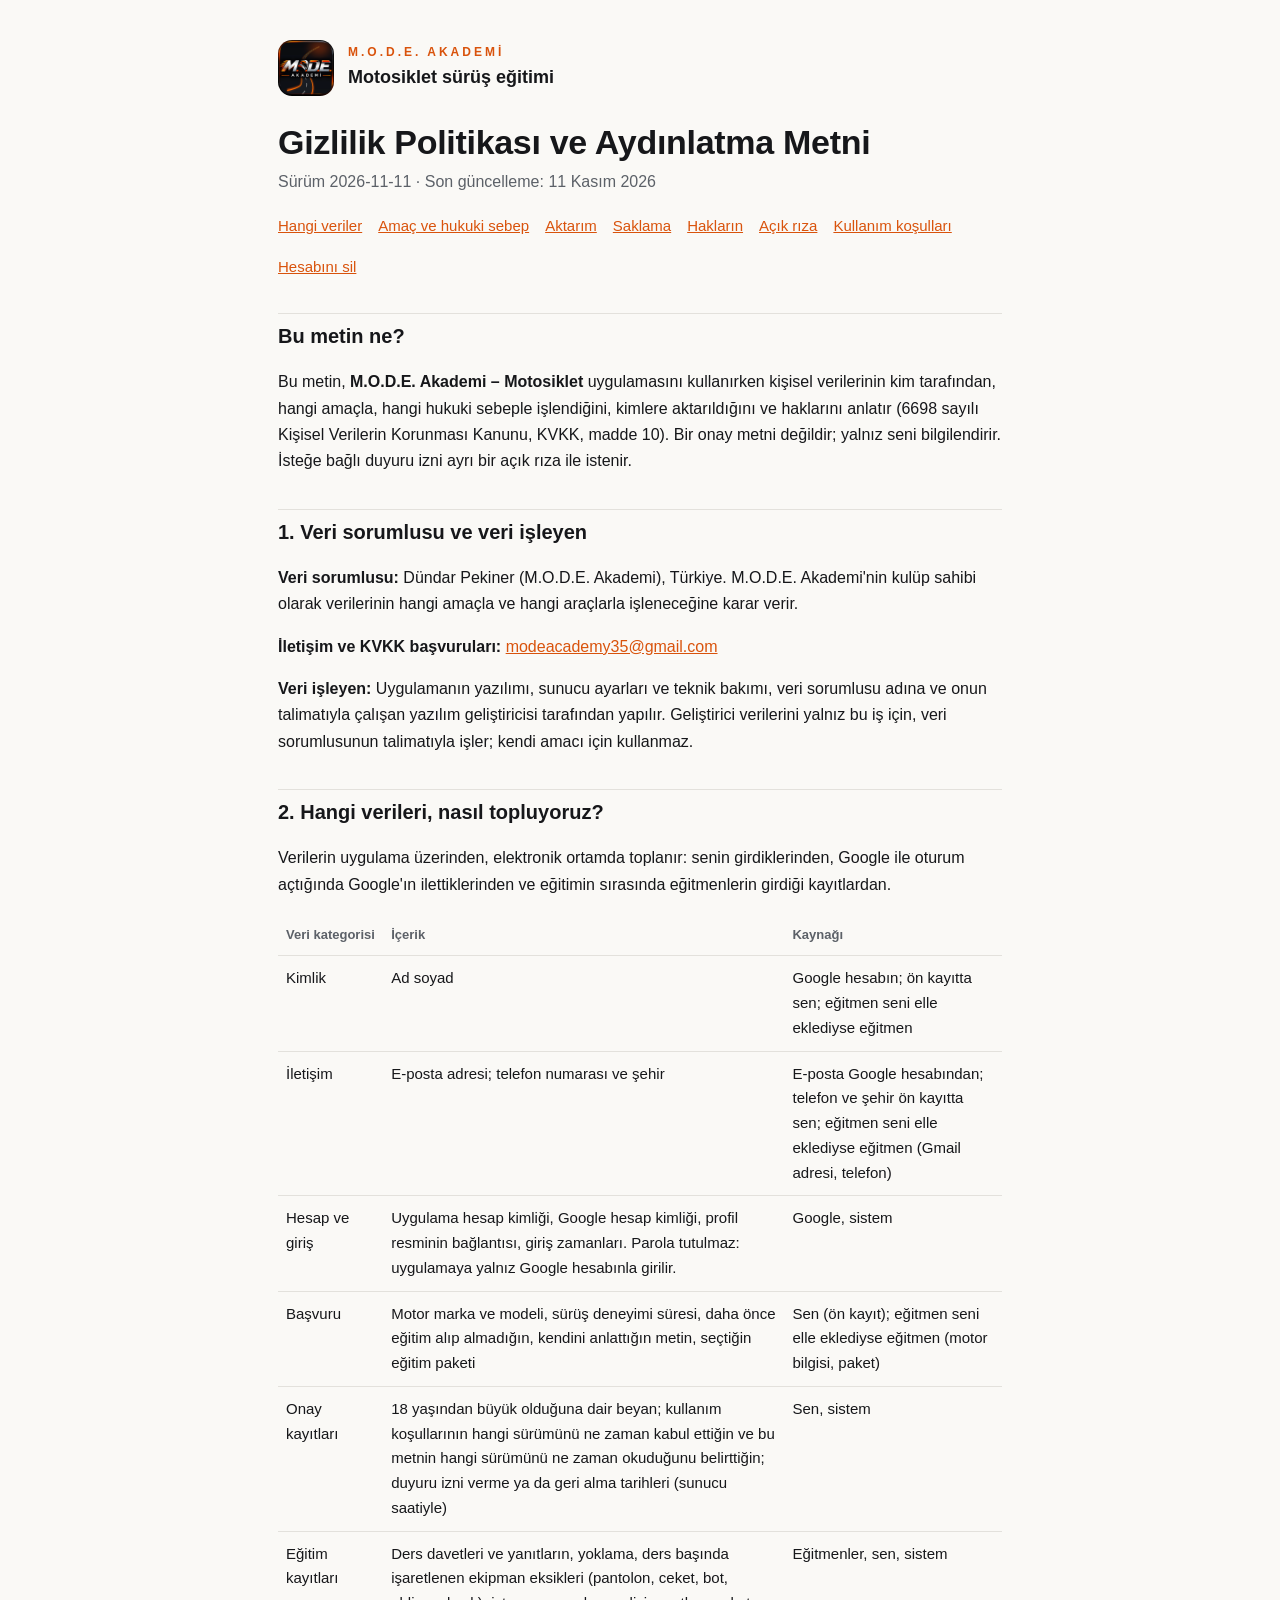
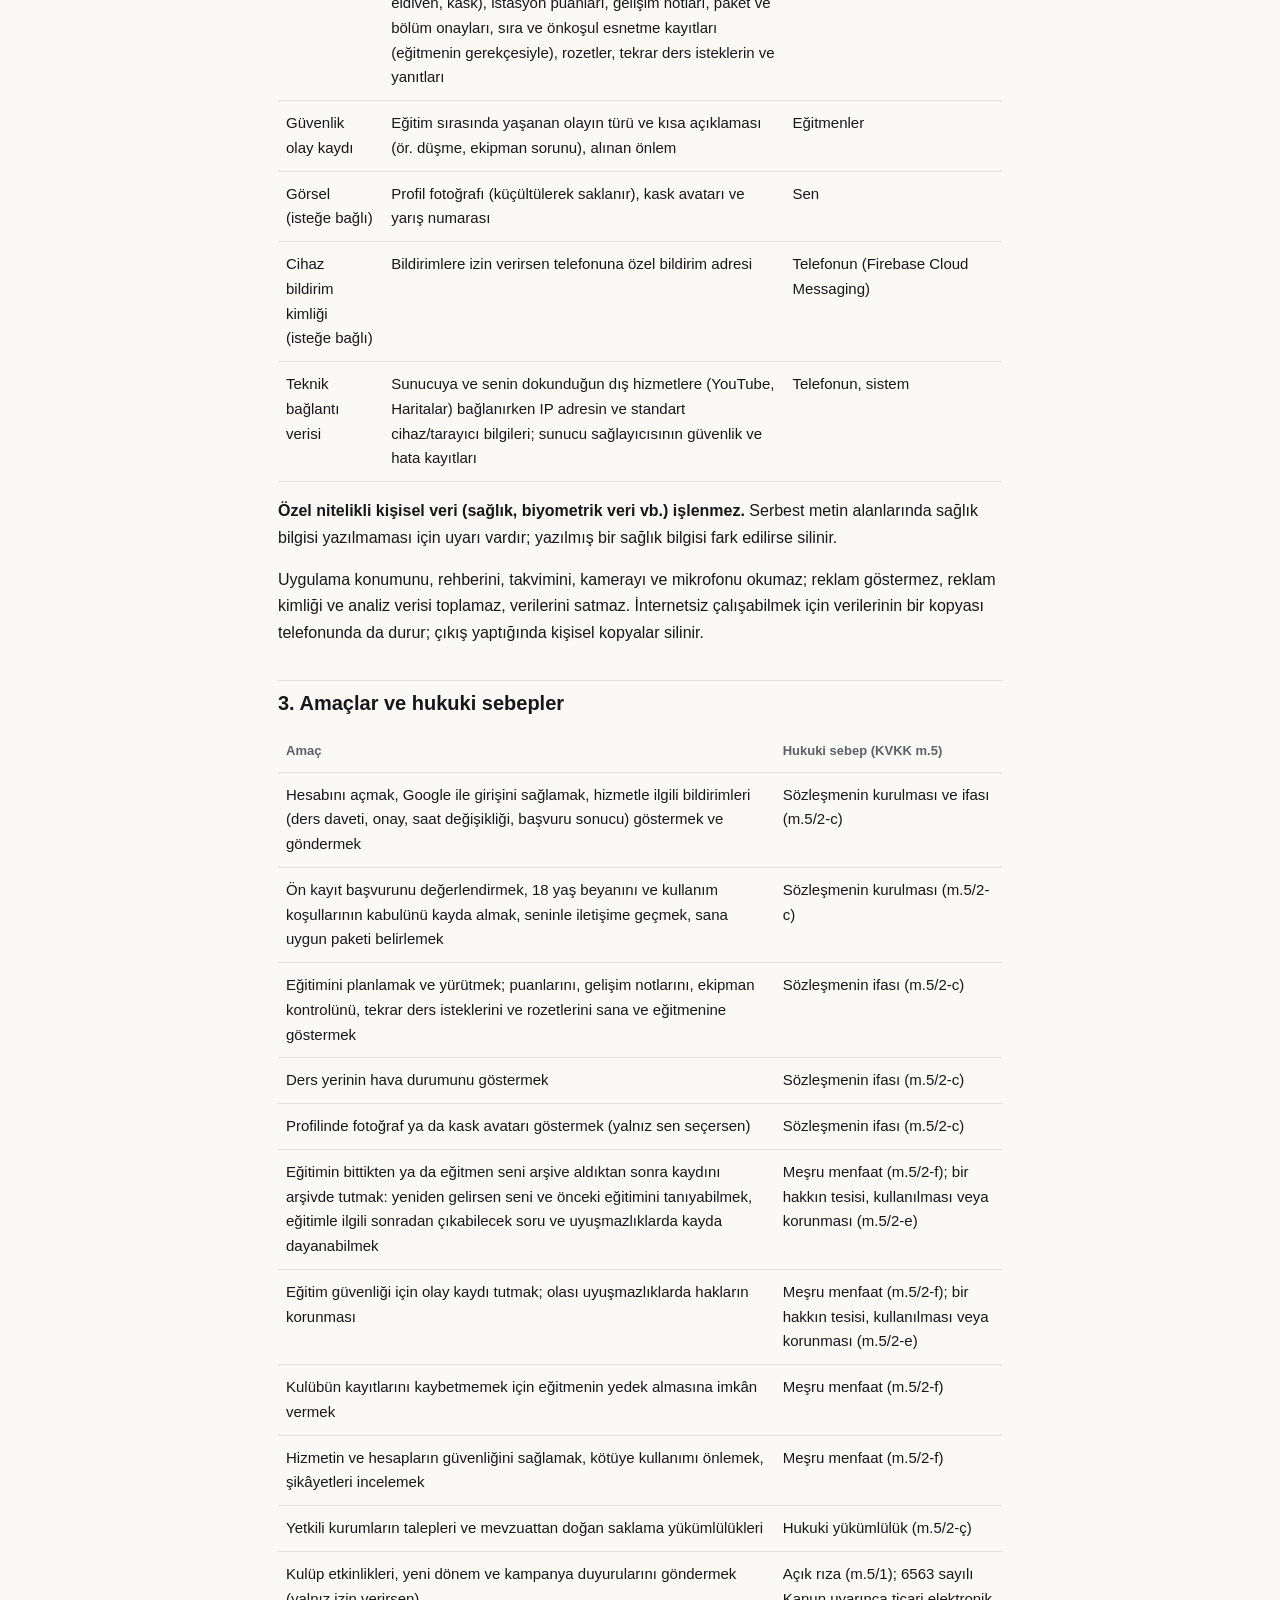
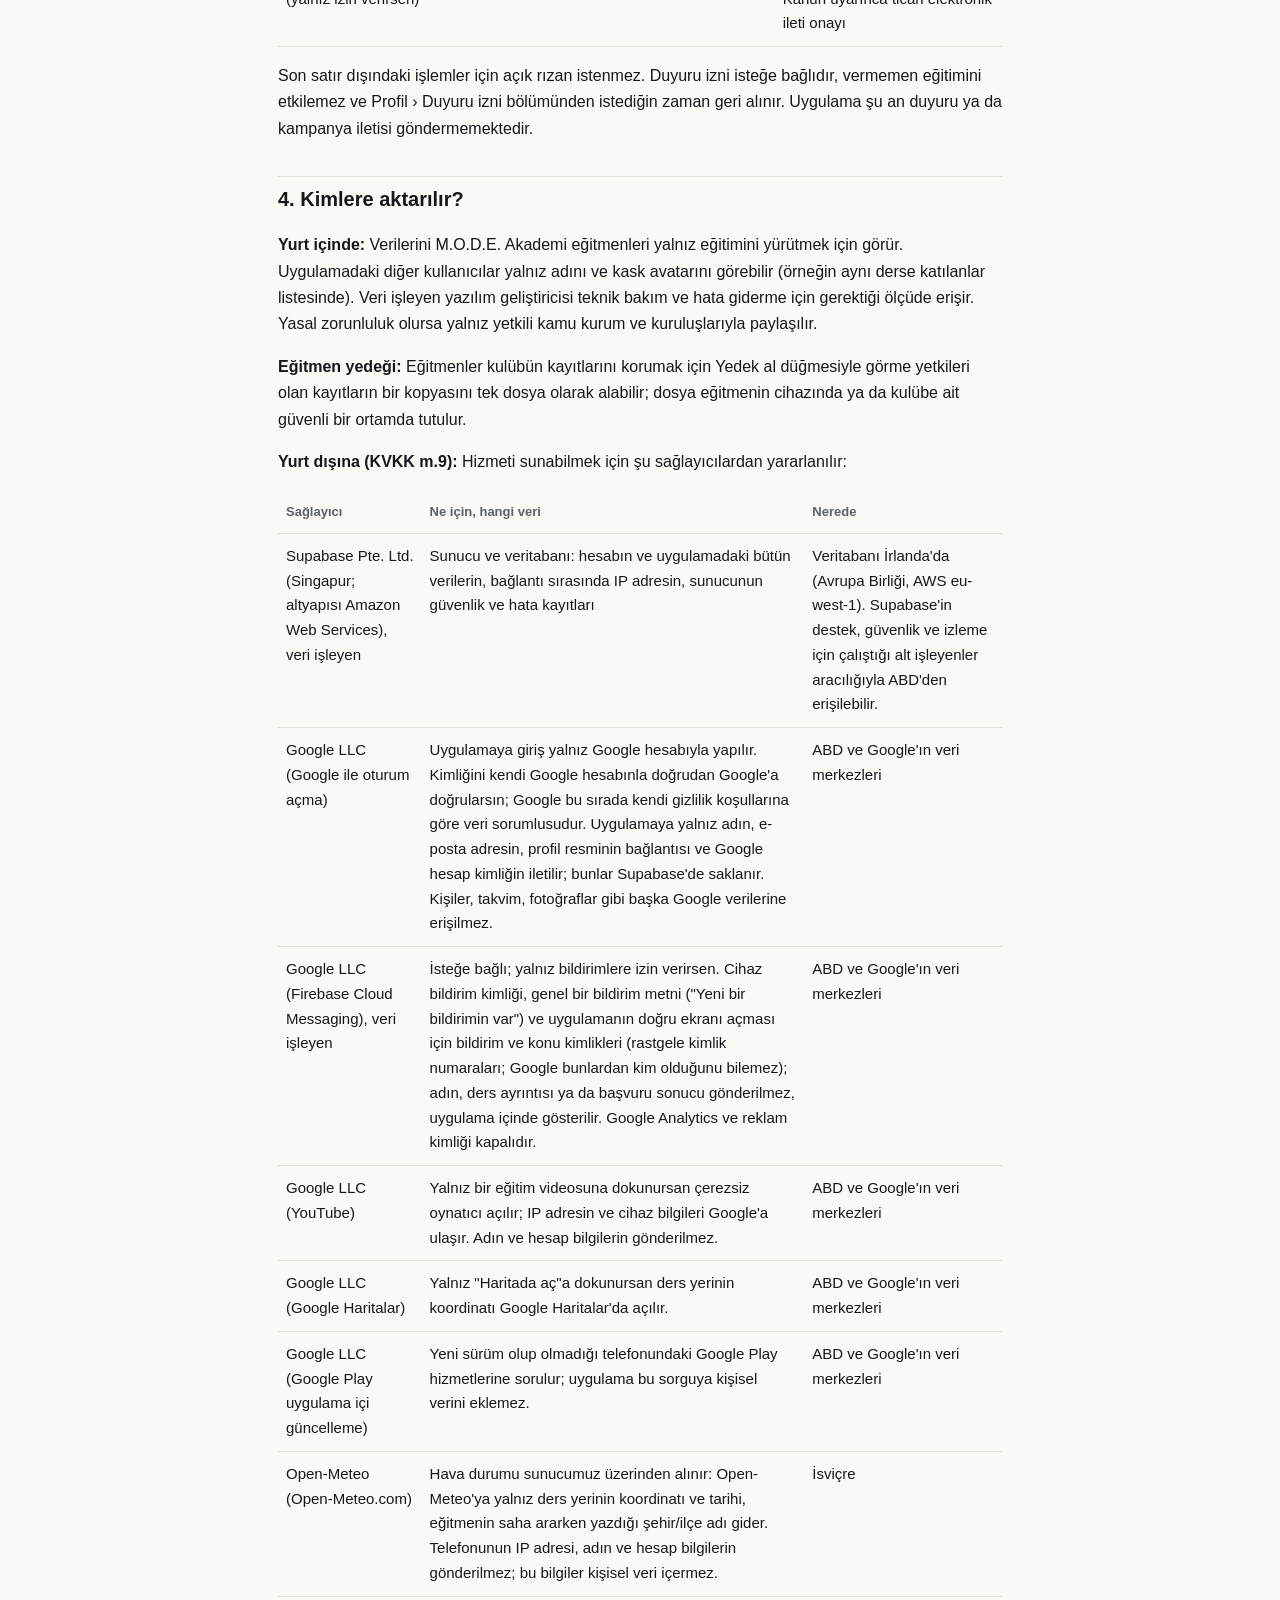
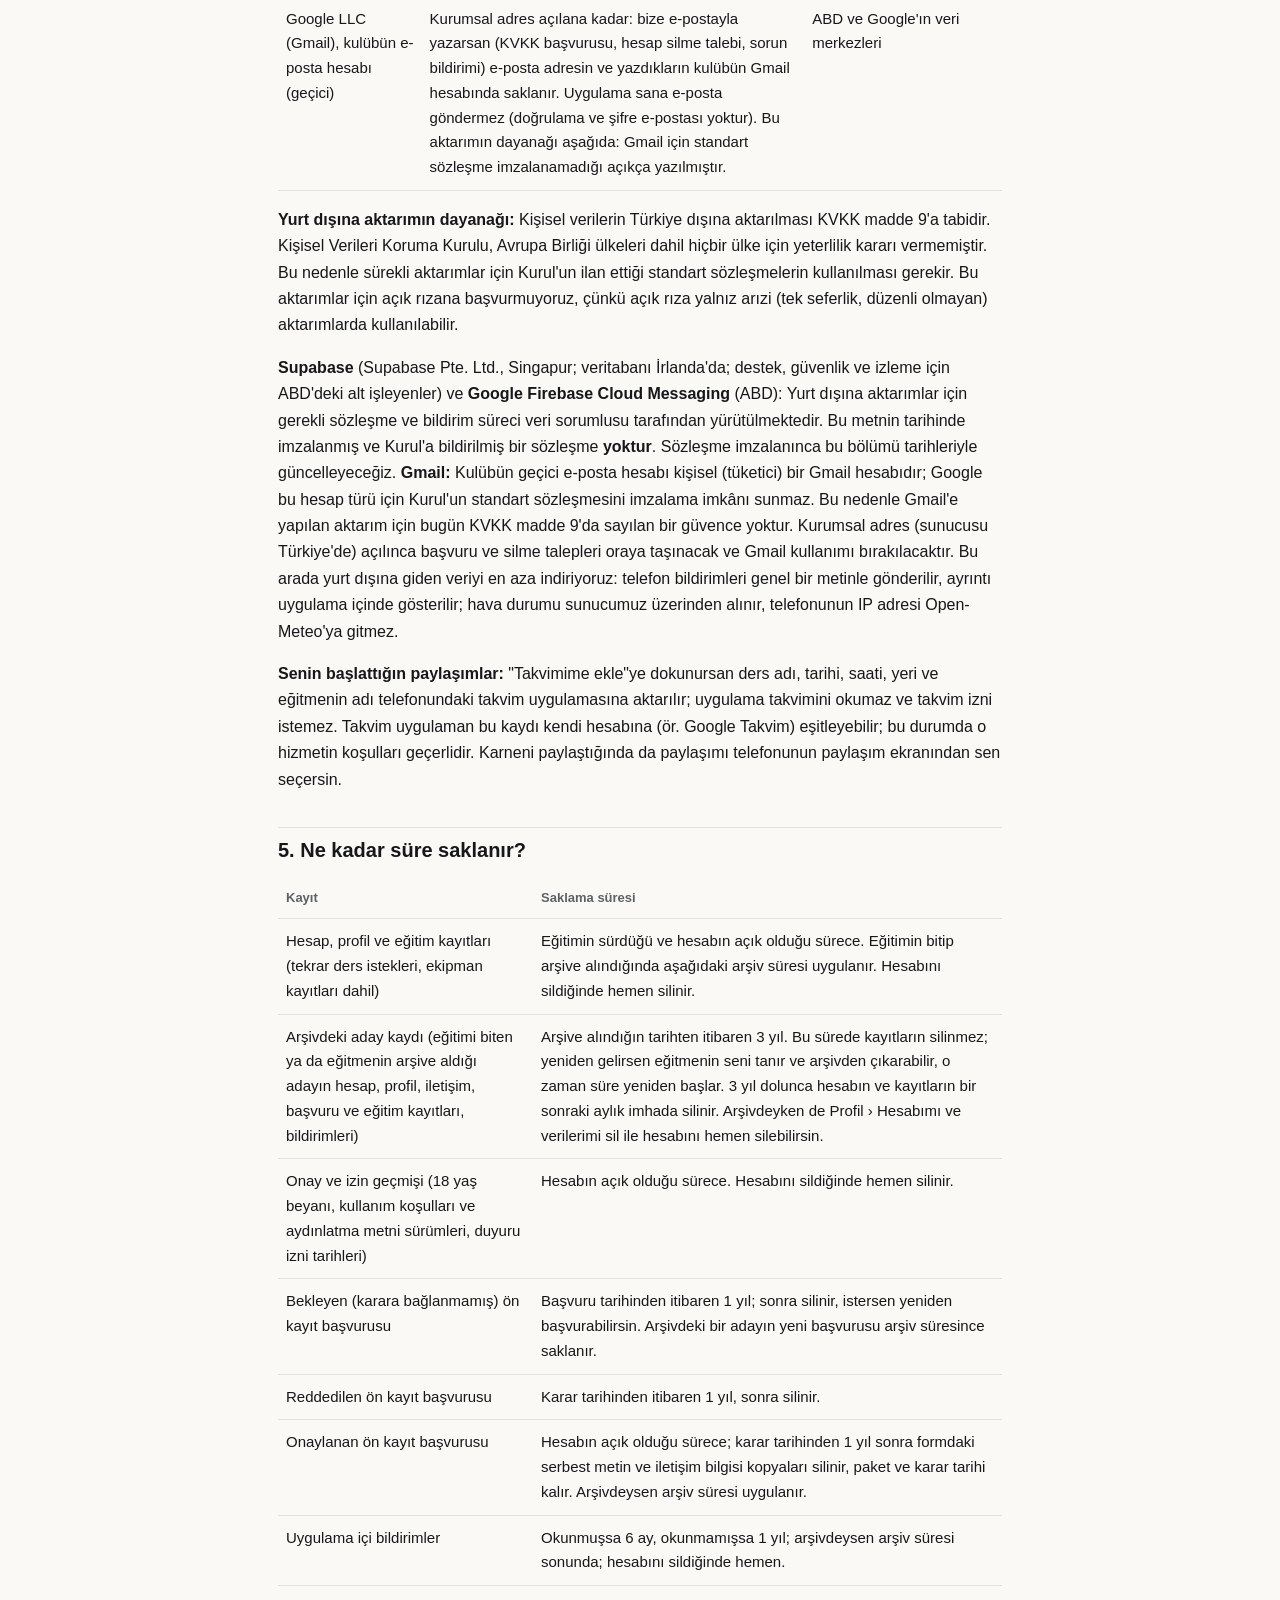
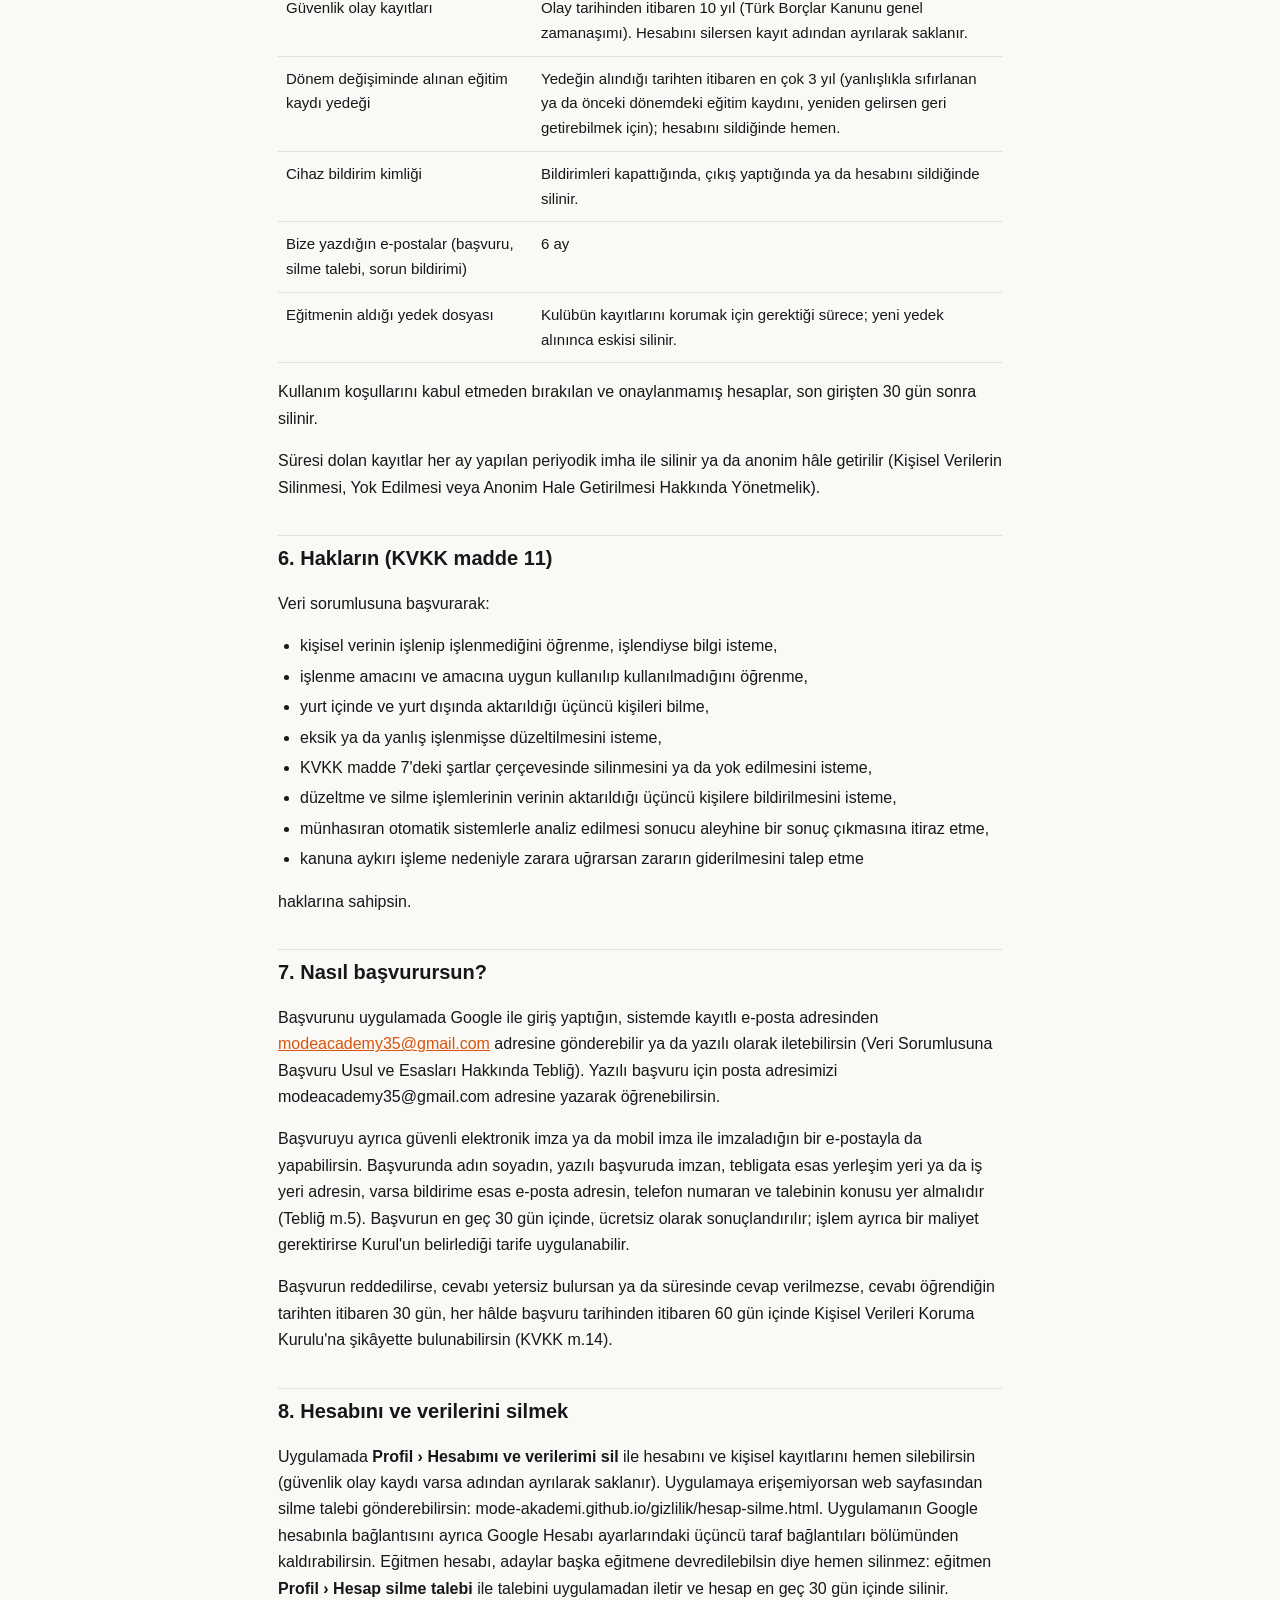
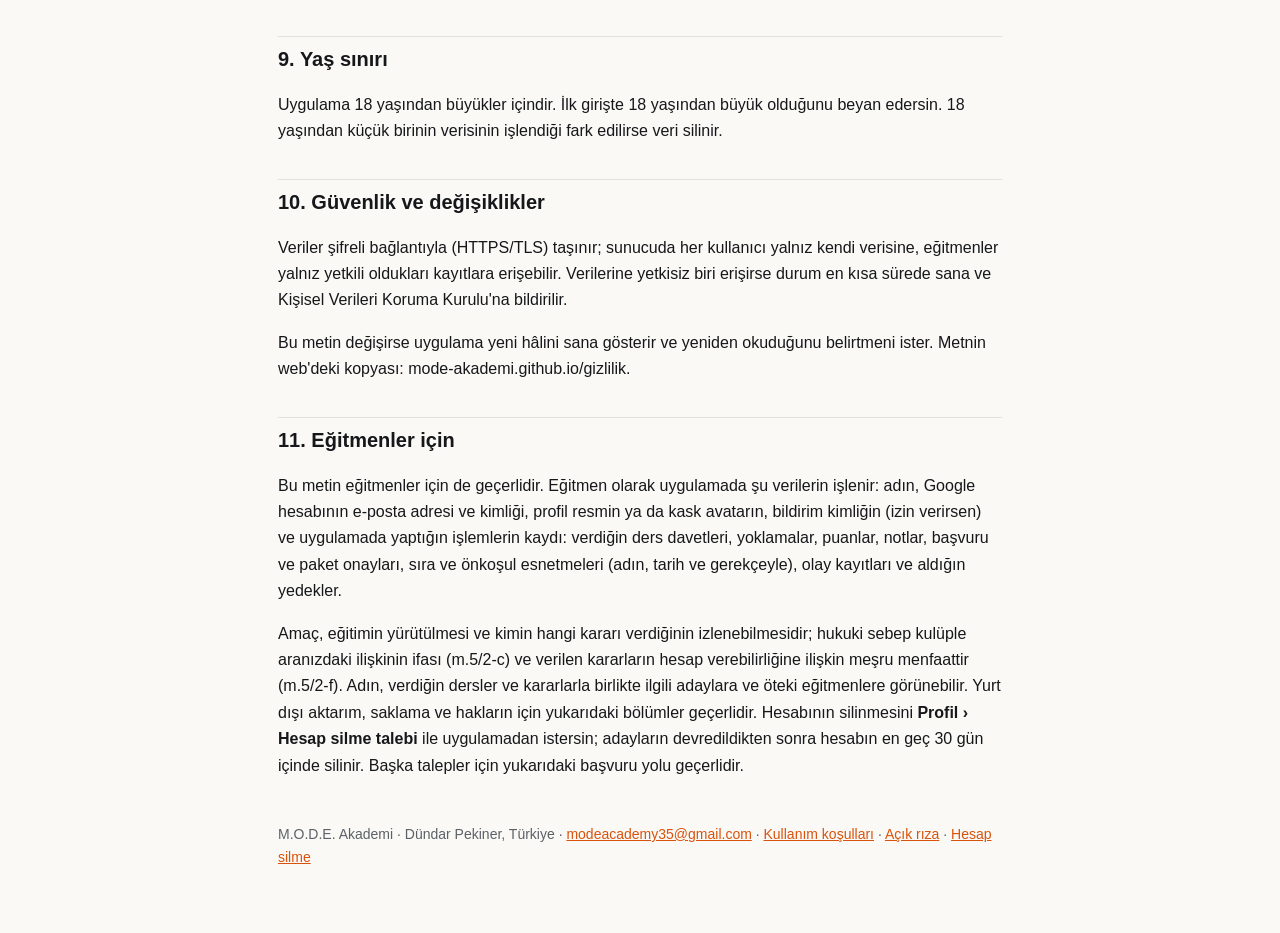
<file: index.html>
<!doctype html>
<!-- AVUKAT ONAYI BEKLİYOR — taslak. Metin, uygulama içi aydınlatma metninin (app/www/aydinlatma.js, sürüm 2026-11-11) birebir kopyasıdır; değişiklik önce uygulamada yapılır, sonra buraya aynen taşınır. -->
<html lang="tr">
<head>
<meta charset="utf-8">
<meta name="viewport" content="width=device-width,initial-scale=1">
<title>Gizlilik Politikası · M.O.D.E. Akademi</title>
<meta name="description" content="M.O.D.E. Akademi motosiklet sürüş eğitimi uygulamasının gizlilik politikası ve KVKK aydınlatma metni.">
<link rel="stylesheet" href="stil.css">
<link rel="icon" href="logo.png">
</head>
<body><div class="w">
<header><img src="logo.png" alt="M.O.D.E. Akademi logosu"><div><div class="k">M.O.D.E. Akademi</div><div class="t">Motosiklet sürüş eğitimi</div></div></header>

<h1>Gizlilik Politikası ve Aydınlatma Metni</h1>
<div class="mu">Sürüm 2026-11-11 · Son güncelleme: 11 Kasım 2026</div>
<nav><a href="#veriler">Hangi veriler</a><a href="#amac">Amaç ve hukuki sebep</a><a href="#aktarim">Aktarım</a><a href="#sure">Saklama</a><a href="#haklar">Hakların</a><a href="acik-riza.html">Açık rıza</a><a href="kullanim-kosullari.html">Kullanım koşulları</a><a href="hesap-silme.html">Hesabını sil</a></nav>

<h2>Bu metin ne?</h2>
<p>Bu metin, <b>M.O.D.E. Akademi – Motosiklet</b> uygulamasını kullanırken kişisel verilerinin kim tarafından, hangi amaçla, hangi hukuki sebeple işlendiğini, kimlere aktarıldığını ve haklarını anlatır (6698 sayılı Kişisel Verilerin Korunması Kanunu, KVKK, madde 10). Bir onay metni değildir; yalnız seni bilgilendirir. İsteğe bağlı duyuru izni ayrı bir açık rıza ile istenir.</p>

<h2>1. Veri sorumlusu ve veri işleyen</h2>
<p><b>Veri sorumlusu:</b> Dündar Pekiner (M.O.D.E. Akademi), Türkiye. M.O.D.E. Akademi'nin kulüp sahibi olarak verilerinin hangi amaçla ve hangi araçlarla işleneceğine karar verir.</p>
<p><b>İletişim ve KVKK başvuruları:</b> <a href="mailto:modeacademy35@gmail.com?subject=KVKK%20ba%C5%9Fvurusu">modeacademy35@gmail.com</a></p>
<p><b>Veri işleyen:</b> Uygulamanın yazılımı, sunucu ayarları ve teknik bakımı, veri sorumlusu adına ve onun talimatıyla çalışan yazılım geliştiricisi tarafından yapılır. Geliştirici verilerini yalnız bu iş için, veri sorumlusunun talimatıyla işler; kendi amacı için kullanmaz.</p>

<h2 id="veriler">2. Hangi verileri, nasıl topluyoruz?</h2>
<p>Verilerin uygulama üzerinden, elektronik ortamda toplanır: senin girdiklerinden, Google ile oturum açtığında Google'ın ilettiklerinden ve eğitimin sırasında eğitmenlerin girdiği kayıtlardan.</p>
<table><thead>
<tr><th>Veri kategorisi</th><th>İçerik</th><th>Kaynağı</th></tr></thead><tbody>
<tr><td>Kimlik</td><td>Ad soyad</td><td>Google hesabın; ön kayıtta sen; eğitmen seni elle eklediyse eğitmen</td></tr>
<tr><td>İletişim</td><td>E-posta adresi; telefon numarası ve şehir</td><td>E-posta Google hesabından; telefon ve şehir ön kayıtta sen; eğitmen seni elle eklediyse eğitmen (Gmail adresi, telefon)</td></tr>
<tr><td>Hesap ve giriş</td><td>Uygulama hesap kimliği, Google hesap kimliği, profil resminin bağlantısı, giriş zamanları. Parola tutulmaz: uygulamaya yalnız Google hesabınla girilir.</td><td>Google, sistem</td></tr>
<tr><td>Başvuru</td><td>Motor marka ve modeli, sürüş deneyimi süresi, daha önce eğitim alıp almadığın, kendini anlattığın metin, seçtiğin eğitim paketi</td><td>Sen (ön kayıt); eğitmen seni elle eklediyse eğitmen (motor bilgisi, paket)</td></tr>
<tr><td>Onay kayıtları</td><td>18 yaşından büyük olduğuna dair beyan; kullanım koşullarının hangi sürümünü ne zaman kabul ettiğin ve bu metnin hangi sürümünü ne zaman okuduğunu belirttiğin; duyuru izni verme ya da geri alma tarihleri (sunucu saatiyle)</td><td>Sen, sistem</td></tr>
<tr><td>Eğitim kayıtları</td><td>Ders davetleri ve yanıtların, yoklama, ders başında işaretlenen ekipman eksikleri (pantolon, ceket, bot, eldiven, kask), istasyon puanları, gelişim notları, paket ve bölüm onayları, sıra ve önkoşul esnetme kayıtları (eğitmenin gerekçesiyle), rozetler, tekrar ders isteklerin ve yanıtları</td><td>Eğitmenler, sen, sistem</td></tr>
<tr><td>Güvenlik olay kaydı</td><td>Eğitim sırasında yaşanan olayın türü ve kısa açıklaması (ör. düşme, ekipman sorunu), alınan önlem</td><td>Eğitmenler</td></tr>
<tr><td>Görsel (isteğe bağlı)</td><td>Profil fotoğrafı (küçültülerek saklanır), kask avatarı ve yarış numarası</td><td>Sen</td></tr>
<tr><td>Cihaz bildirim kimliği (isteğe bağlı)</td><td>Bildirimlere izin verirsen telefonuna özel bildirim adresi</td><td>Telefonun (Firebase Cloud Messaging)</td></tr>
<tr><td>Teknik bağlantı verisi</td><td>Sunucuya ve senin dokunduğun dış hizmetlere (YouTube, Haritalar) bağlanırken IP adresin ve standart cihaz/tarayıcı bilgileri; sunucu sağlayıcısının güvenlik ve hata kayıtları</td><td>Telefonun, sistem</td></tr>
</tbody></table>
<p><b>Özel nitelikli kişisel veri (sağlık, biyometrik veri vb.) işlenmez.</b> Serbest metin alanlarında sağlık bilgisi yazılmaması için uyarı vardır; yazılmış bir sağlık bilgisi fark edilirse silinir.</p>
<p>Uygulama konumunu, rehberini, takvimini, kamerayı ve mikrofonu okumaz; reklam göstermez, reklam kimliği ve analiz verisi toplamaz, verilerini satmaz. İnternetsiz çalışabilmek için verilerinin bir kopyası telefonunda da durur; çıkış yaptığında kişisel kopyalar silinir.</p>

<h2 id="amac">3. Amaçlar ve hukuki sebepler</h2>
<table><thead>
<tr><th>Amaç</th><th>Hukuki sebep (KVKK m.5)</th></tr></thead><tbody>
<tr><td>Hesabını açmak, Google ile girişini sağlamak, hizmetle ilgili bildirimleri (ders daveti, onay, saat değişikliği, başvuru sonucu) göstermek ve göndermek</td><td>Sözleşmenin kurulması ve ifası (m.5/2-c)</td></tr>
<tr><td>Ön kayıt başvurunu değerlendirmek, 18 yaş beyanını ve kullanım koşullarının kabulünü kayda almak, seninle iletişime geçmek, sana uygun paketi belirlemek</td><td>Sözleşmenin kurulması (m.5/2-c)</td></tr>
<tr><td>Eğitimini planlamak ve yürütmek; puanlarını, gelişim notlarını, ekipman kontrolünü, tekrar ders isteklerini ve rozetlerini sana ve eğitmenine göstermek</td><td>Sözleşmenin ifası (m.5/2-c)</td></tr>
<tr><td>Ders yerinin hava durumunu göstermek</td><td>Sözleşmenin ifası (m.5/2-c)</td></tr>
<tr><td>Profilinde fotoğraf ya da kask avatarı göstermek (yalnız sen seçersen)</td><td>Sözleşmenin ifası (m.5/2-c)</td></tr>
<tr><td>Eğitimin bittikten ya da eğitmen seni arşive aldıktan sonra kaydını arşivde tutmak: yeniden gelirsen seni ve önceki eğitimini tanıyabilmek, eğitimle ilgili sonradan çıkabilecek soru ve uyuşmazlıklarda kayda dayanabilmek</td><td>Meşru menfaat (m.5/2-f); bir hakkın tesisi, kullanılması veya korunması (m.5/2-e)</td></tr>
<tr><td>Eğitim güvenliği için olay kaydı tutmak; olası uyuşmazlıklarda hakların korunması</td><td>Meşru menfaat (m.5/2-f); bir hakkın tesisi, kullanılması veya korunması (m.5/2-e)</td></tr>
<tr><td>Kulübün kayıtlarını kaybetmemek için eğitmenin yedek almasına imkân vermek</td><td>Meşru menfaat (m.5/2-f)</td></tr>
<tr><td>Hizmetin ve hesapların güvenliğini sağlamak, kötüye kullanımı önlemek, şikâyetleri incelemek</td><td>Meşru menfaat (m.5/2-f)</td></tr>
<tr><td>Yetkili kurumların talepleri ve mevzuattan doğan saklama yükümlülükleri</td><td>Hukuki yükümlülük (m.5/2-ç)</td></tr>
<tr><td>Kulüp etkinlikleri, yeni dönem ve kampanya duyurularını göndermek (yalnız izin verirsen)</td><td>Açık rıza (m.5/1); 6563 sayılı Kanun uyarınca ticari elektronik ileti onayı</td></tr>
</tbody></table>
<p>Son satır dışındaki işlemler için açık rızan istenmez. Duyuru izni isteğe bağlıdır, vermemen eğitimini etkilemez ve Profil › Duyuru izni bölümünden istediğin zaman geri alınır. Uygulama şu an duyuru ya da kampanya iletisi göndermemektedir.</p>

<h2 id="aktarim">4. Kimlere aktarılır?</h2>
<p><b>Yurt içinde:</b> Verilerini M.O.D.E. Akademi eğitmenleri yalnız eğitimini yürütmek için görür. Uygulamadaki diğer kullanıcılar yalnız adını ve kask avatarını görebilir (örneğin aynı derse katılanlar listesinde). Veri işleyen yazılım geliştiricisi teknik bakım ve hata giderme için gerektiği ölçüde erişir. Yasal zorunluluk olursa yalnız yetkili kamu kurum ve kuruluşlarıyla paylaşılır.</p>
<p><b>Eğitmen yedeği:</b> Eğitmenler kulübün kayıtlarını korumak için Yedek al düğmesiyle görme yetkileri olan kayıtların bir kopyasını tek dosya olarak alabilir; dosya eğitmenin cihazında ya da kulübe ait güvenli bir ortamda tutulur.</p>
<p><b>Yurt dışına (KVKK m.9):</b> Hizmeti sunabilmek için şu sağlayıcılardan yararlanılır:</p>
<table><thead>
<tr><th>Sağlayıcı</th><th>Ne için, hangi veri</th><th>Nerede</th></tr></thead><tbody>
<tr><td>Supabase Pte. Ltd. (Singapur; altyapısı Amazon Web Services), veri işleyen</td><td>Sunucu ve veritabanı: hesabın ve uygulamadaki bütün verilerin, bağlantı sırasında IP adresin, sunucunun güvenlik ve hata kayıtları</td><td>Veritabanı İrlanda'da (Avrupa Birliği, AWS eu-west-1). Supabase'in destek, güvenlik ve izleme için çalıştığı alt işleyenler aracılığıyla ABD'den erişilebilir.</td></tr>
<tr><td>Google LLC (Google ile oturum açma)</td><td>Uygulamaya giriş yalnız Google hesabıyla yapılır. Kimliğini kendi Google hesabınla doğrudan Google'a doğrularsın; Google bu sırada kendi gizlilik koşullarına göre veri sorumlusudur. Uygulamaya yalnız adın, e-posta adresin, profil resminin bağlantısı ve Google hesap kimliğin iletilir; bunlar Supabase'de saklanır. Kişiler, takvim, fotoğraflar gibi başka Google verilerine erişilmez.</td><td>ABD ve Google'ın veri merkezleri</td></tr>
<tr><td>Google LLC (Firebase Cloud Messaging), veri işleyen</td><td>İsteğe bağlı; yalnız bildirimlere izin verirsen. Cihaz bildirim kimliği, genel bir bildirim metni ("Yeni bir bildirimin var") ve uygulamanın doğru ekranı açması için bildirim ve konu kimlikleri (rastgele kimlik numaraları; Google bunlardan kim olduğunu bilemez); adın, ders ayrıntısı ya da başvuru sonucu gönderilmez, uygulama içinde gösterilir. Google Analytics ve reklam kimliği kapalıdır.</td><td>ABD ve Google'ın veri merkezleri</td></tr>
<tr><td>Google LLC (YouTube)</td><td>Yalnız bir eğitim videosuna dokunursan çerezsiz oynatıcı açılır; IP adresin ve cihaz bilgileri Google'a ulaşır. Adın ve hesap bilgilerin gönderilmez.</td><td>ABD ve Google'ın veri merkezleri</td></tr>
<tr><td>Google LLC (Google Haritalar)</td><td>Yalnız "Haritada aç"a dokunursan ders yerinin koordinatı Google Haritalar'da açılır.</td><td>ABD ve Google'ın veri merkezleri</td></tr>
<tr><td>Google LLC (Google Play uygulama içi güncelleme)</td><td>Yeni sürüm olup olmadığı telefonundaki Google Play hizmetlerine sorulur; uygulama bu sorguya kişisel verini eklemez.</td><td>ABD ve Google'ın veri merkezleri</td></tr>
<tr><td>Open-Meteo (Open-Meteo.com)</td><td>Hava durumu sunucumuz üzerinden alınır: Open-Meteo'ya yalnız ders yerinin koordinatı ve tarihi, eğitmenin saha ararken yazdığı şehir/ilçe adı gider. Telefonunun IP adresi, adın ve hesap bilgilerin gönderilmez; bu bilgiler kişisel veri içermez.</td><td>İsviçre</td></tr>
<tr><td>Google LLC (Gmail), kulübün e-posta hesabı (geçici)</td><td>Kurumsal adres açılana kadar: bize e-postayla yazarsan (KVKK başvurusu, hesap silme talebi, sorun bildirimi) e-posta adresin ve yazdıkların kulübün Gmail hesabında saklanır. Uygulama sana e-posta göndermez (doğrulama ve şifre e-postası yoktur). Bu aktarımın dayanağı aşağıda: Gmail için standart sözleşme imzalanamadığı açıkça yazılmıştır.</td><td>ABD ve Google'ın veri merkezleri</td></tr>
</tbody></table>
<p><b>Yurt dışına aktarımın dayanağı:</b> Kişisel verilerin Türkiye dışına aktarılması KVKK madde 9'a tabidir. Kişisel Verileri Koruma Kurulu, Avrupa Birliği ülkeleri dahil hiçbir ülke için yeterlilik kararı vermemiştir. Bu nedenle sürekli aktarımlar için Kurul'un ilan ettiği standart sözleşmelerin kullanılması gerekir. Bu aktarımlar için açık rızana başvurmuyoruz, çünkü açık rıza yalnız arızi (tek seferlik, düzenli olmayan) aktarımlarda kullanılabilir.</p>
<p><b>Supabase</b> (Supabase Pte. Ltd., Singapur; veritabanı İrlanda'da; destek, güvenlik ve izleme için ABD'deki alt işleyenler) ve <b>Google Firebase Cloud Messaging</b> (ABD): Yurt dışına aktarımlar için gerekli sözleşme ve bildirim süreci veri sorumlusu tarafından yürütülmektedir. Bu metnin tarihinde imzalanmış ve Kurul'a bildirilmiş bir sözleşme <b>yoktur</b>. Sözleşme imzalanınca bu bölümü tarihleriyle güncelleyeceğiz. <b>Gmail:</b> Kulübün geçici e-posta hesabı kişisel (tüketici) bir Gmail hesabıdır; Google bu hesap türü için Kurul'un standart sözleşmesini imzalama imkânı sunmaz. Bu nedenle Gmail'e yapılan aktarım için bugün KVKK madde 9'da sayılan bir güvence yoktur. Kurumsal adres (sunucusu Türkiye'de) açılınca başvuru ve silme talepleri oraya taşınacak ve Gmail kullanımı bırakılacaktır. Bu arada yurt dışına giden veriyi en aza indiriyoruz: telefon bildirimleri genel bir metinle gönderilir, ayrıntı uygulama içinde gösterilir; hava durumu sunucumuz üzerinden alınır, telefonunun IP adresi Open-Meteo'ya gitmez.</p>
<p><b>Senin başlattığın paylaşımlar:</b> "Takvimime ekle"ye dokunursan ders adı, tarihi, saati, yeri ve eğitmenin adı telefonundaki takvim uygulamasına aktarılır; uygulama takvimini okumaz ve takvim izni istemez. Takvim uygulaman bu kaydı kendi hesabına (ör. Google Takvim) eşitleyebilir; bu durumda o hizmetin koşulları geçerlidir. Karneni paylaştığında da paylaşımı telefonunun paylaşım ekranından sen seçersin.</p>

<h2 id="sure">5. Ne kadar süre saklanır?</h2>
<table><thead>
<tr><th>Kayıt</th><th>Saklama süresi</th></tr></thead><tbody>
<tr><td>Hesap, profil ve eğitim kayıtları (tekrar ders istekleri, ekipman kayıtları dahil)</td><td>Eğitimin sürdüğü ve hesabın açık olduğu sürece. Eğitimin bitip arşive alındığında aşağıdaki arşiv süresi uygulanır. Hesabını sildiğinde hemen silinir.</td></tr>
<tr><td>Arşivdeki aday kaydı (eğitimi biten ya da eğitmenin arşive aldığı adayın hesap, profil, iletişim, başvuru ve eğitim kayıtları, bildirimleri)</td><td>Arşive alındığın tarihten itibaren 3 yıl. Bu sürede kayıtların silinmez; yeniden gelirsen eğitmenin seni tanır ve arşivden çıkarabilir, o zaman süre yeniden başlar. 3 yıl dolunca hesabın ve kayıtların bir sonraki aylık imhada silinir. Arşivdeyken de Profil › Hesabımı ve verilerimi sil ile hesabını hemen silebilirsin.</td></tr>
<tr><td>Onay ve izin geçmişi (18 yaş beyanı, kullanım koşulları ve aydınlatma metni sürümleri, duyuru izni tarihleri)</td><td>Hesabın açık olduğu sürece. Hesabını sildiğinde hemen silinir.</td></tr>
<tr><td>Bekleyen (karara bağlanmamış) ön kayıt başvurusu</td><td>Başvuru tarihinden itibaren 1 yıl; sonra silinir, istersen yeniden başvurabilirsin. Arşivdeki bir adayın yeni başvurusu arşiv süresince saklanır.</td></tr>
<tr><td>Reddedilen ön kayıt başvurusu</td><td>Karar tarihinden itibaren 1 yıl, sonra silinir.</td></tr>
<tr><td>Onaylanan ön kayıt başvurusu</td><td>Hesabın açık olduğu sürece; karar tarihinden 1 yıl sonra formdaki serbest metin ve iletişim bilgisi kopyaları silinir, paket ve karar tarihi kalır. Arşivdeysen arşiv süresi uygulanır.</td></tr>
<tr><td>Uygulama içi bildirimler</td><td>Okunmuşsa 6 ay, okunmamışsa 1 yıl; arşivdeysen arşiv süresi sonunda; hesabını sildiğinde hemen.</td></tr>
<tr><td>Güvenlik olay kayıtları</td><td>Olay tarihinden itibaren 10 yıl (Türk Borçlar Kanunu genel zamanaşımı). Hesabını silersen kayıt adından ayrılarak saklanır.</td></tr>
<tr><td>Dönem değişiminde alınan eğitim kaydı yedeği</td><td>Yedeğin alındığı tarihten itibaren en çok 3 yıl (yanlışlıkla sıfırlanan ya da önceki dönemdeki eğitim kaydını, yeniden gelirsen geri getirebilmek için); hesabını sildiğinde hemen.</td></tr>
<tr><td>Cihaz bildirim kimliği</td><td>Bildirimleri kapattığında, çıkış yaptığında ya da hesabını sildiğinde silinir.</td></tr>
<tr><td>Bize yazdığın e-postalar (başvuru, silme talebi, sorun bildirimi)</td><td>6 ay</td></tr>
<tr><td>Eğitmenin aldığı yedek dosyası</td><td>Kulübün kayıtlarını korumak için gerektiği sürece; yeni yedek alınınca eskisi silinir.</td></tr>
</tbody></table>
<p>Kullanım koşullarını kabul etmeden bırakılan ve onaylanmamış hesaplar, son girişten 30 gün sonra silinir.</p>
<p>Süresi dolan kayıtlar her ay yapılan periyodik imha ile silinir ya da anonim hâle getirilir (Kişisel Verilerin Silinmesi, Yok Edilmesi veya Anonim Hale Getirilmesi Hakkında Yönetmelik).</p>

<h2 id="haklar">6. Hakların (KVKK madde 11)</h2>
<p>Veri sorumlusuna başvurarak:</p><ul>
<li>kişisel verinin işlenip işlenmediğini öğrenme, işlendiyse bilgi isteme,</li>
<li>işlenme amacını ve amacına uygun kullanılıp kullanılmadığını öğrenme,</li>
<li>yurt içinde ve yurt dışında aktarıldığı üçüncü kişileri bilme,</li>
<li>eksik ya da yanlış işlenmişse düzeltilmesini isteme,</li>
<li>KVKK madde 7'deki şartlar çerçevesinde silinmesini ya da yok edilmesini isteme,</li>
<li>düzeltme ve silme işlemlerinin verinin aktarıldığı üçüncü kişilere bildirilmesini isteme,</li>
<li>münhasıran otomatik sistemlerle analiz edilmesi sonucu aleyhine bir sonuç çıkmasına itiraz etme,</li>
<li>kanuna aykırı işleme nedeniyle zarara uğrarsan zararın giderilmesini talep etme</li></ul><p>haklarına sahipsin.</p>

<h2 id="basvuru">7. Nasıl başvurursun?</h2>
<p>Başvurunu uygulamada Google ile giriş yaptığın, sistemde kayıtlı e-posta adresinden <a href="mailto:modeacademy35@gmail.com?subject=KVKK%20ba%C5%9Fvurusu">modeacademy35@gmail.com</a> adresine gönderebilir ya da yazılı olarak iletebilirsin (Veri Sorumlusuna Başvuru Usul ve Esasları Hakkında Tebliğ). Yazılı başvuru için posta adresimizi modeacademy35@gmail.com adresine yazarak öğrenebilirsin.</p>
<p>Başvuruyu ayrıca güvenli elektronik imza ya da mobil imza ile imzaladığın bir e-postayla da yapabilirsin. Başvurunda adın soyadın, yazılı başvuruda imzan, tebligata esas yerleşim yeri ya da iş yeri adresin, varsa bildirime esas e-posta adresin, telefon numaran ve talebinin konusu yer almalıdır (Tebliğ m.5). Başvurun en geç 30 gün içinde, ücretsiz olarak sonuçlandırılır; işlem ayrıca bir maliyet gerektirirse Kurul'un belirlediği tarife uygulanabilir.</p>
<p>Başvurun reddedilirse, cevabı yetersiz bulursan ya da süresinde cevap verilmezse, cevabı öğrendiğin tarihten itibaren 30 gün, her hâlde başvuru tarihinden itibaren 60 gün içinde Kişisel Verileri Koruma Kurulu'na şikâyette bulunabilirsin (KVKK m.14).</p>

<h2 id="silme">8. Hesabını ve verilerini silmek</h2>
<p>Uygulamada <b>Profil › Hesabımı ve verilerimi sil</b> ile hesabını ve kişisel kayıtlarını hemen silebilirsin (güvenlik olay kaydı varsa adından ayrılarak saklanır). Uygulamaya erişemiyorsan web sayfasından silme talebi gönderebilirsin: mode-akademi.github.io/gizlilik/hesap-silme.html. Uygulamanın Google hesabınla bağlantısını ayrıca Google Hesabı ayarlarındaki üçüncü taraf bağlantıları bölümünden kaldırabilirsin. Eğitmen hesabı, adaylar başka eğitmene devredilebilsin diye hemen silinmez: eğitmen <b>Profil › Hesap silme talebi</b> ile talebini uygulamadan iletir ve hesap en geç 30 gün içinde silinir.</p>

<h2>9. Yaş sınırı</h2>
<p>Uygulama 18 yaşından büyükler içindir. İlk girişte 18 yaşından büyük olduğunu beyan edersin. 18 yaşından küçük birinin verisinin işlendiği fark edilirse veri silinir.</p>

<h2>10. Güvenlik ve değişiklikler</h2>
<p>Veriler şifreli bağlantıyla (HTTPS/TLS) taşınır; sunucuda her kullanıcı yalnız kendi verisine, eğitmenler yalnız yetkili oldukları kayıtlara erişebilir. Verilerine yetkisiz biri erişirse durum en kısa sürede sana ve Kişisel Verileri Koruma Kurulu'na bildirilir.</p>
<p>Bu metin değişirse uygulama yeni hâlini sana gösterir ve yeniden okuduğunu belirtmeni ister. Metnin web'deki kopyası: mode-akademi.github.io/gizlilik.</p>

<h2 id="egitmenler">11. Eğitmenler için</h2>
<p>Bu metin eğitmenler için de geçerlidir. Eğitmen olarak uygulamada şu verilerin işlenir: adın, Google hesabının e-posta adresi ve kimliği, profil resmin ya da kask avatarın, bildirim kimliğin (izin verirsen) ve uygulamada yaptığın işlemlerin kaydı: verdiğin ders davetleri, yoklamalar, puanlar, notlar, başvuru ve paket onayları, sıra ve önkoşul esnetmeleri (adın, tarih ve gerekçeyle), olay kayıtları ve aldığın yedekler.</p>
<p>Amaç, eğitimin yürütülmesi ve kimin hangi kararı verdiğinin izlenebilmesidir; hukuki sebep kulüple aranızdaki ilişkinin ifası (m.5/2-c) ve verilen kararların hesap verebilirliğine ilişkin meşru menfaattir (m.5/2-f). Adın, verdiğin dersler ve kararlarla birlikte ilgili adaylara ve öteki eğitmenlere görünebilir. Yurt dışı aktarım, saklama ve hakların için yukarıdaki bölümler geçerlidir. Hesabının silinmesini <b>Profil › Hesap silme talebi</b> ile uygulamadan istersin; adayların devredildikten sonra hesabın en geç 30 gün içinde silinir. Başka talepler için yukarıdaki başvuru yolu geçerlidir.</p>

<footer>M.O.D.E. Akademi · Dündar Pekiner, Türkiye · <a href="mailto:modeacademy35@gmail.com">modeacademy35@gmail.com</a> · <a href="kullanim-kosullari.html">Kullanım koşulları</a> · <a href="acik-riza.html">Açık rıza</a> · <a href="hesap-silme.html">Hesap silme</a></footer>
</div></body>
</html>
</file>
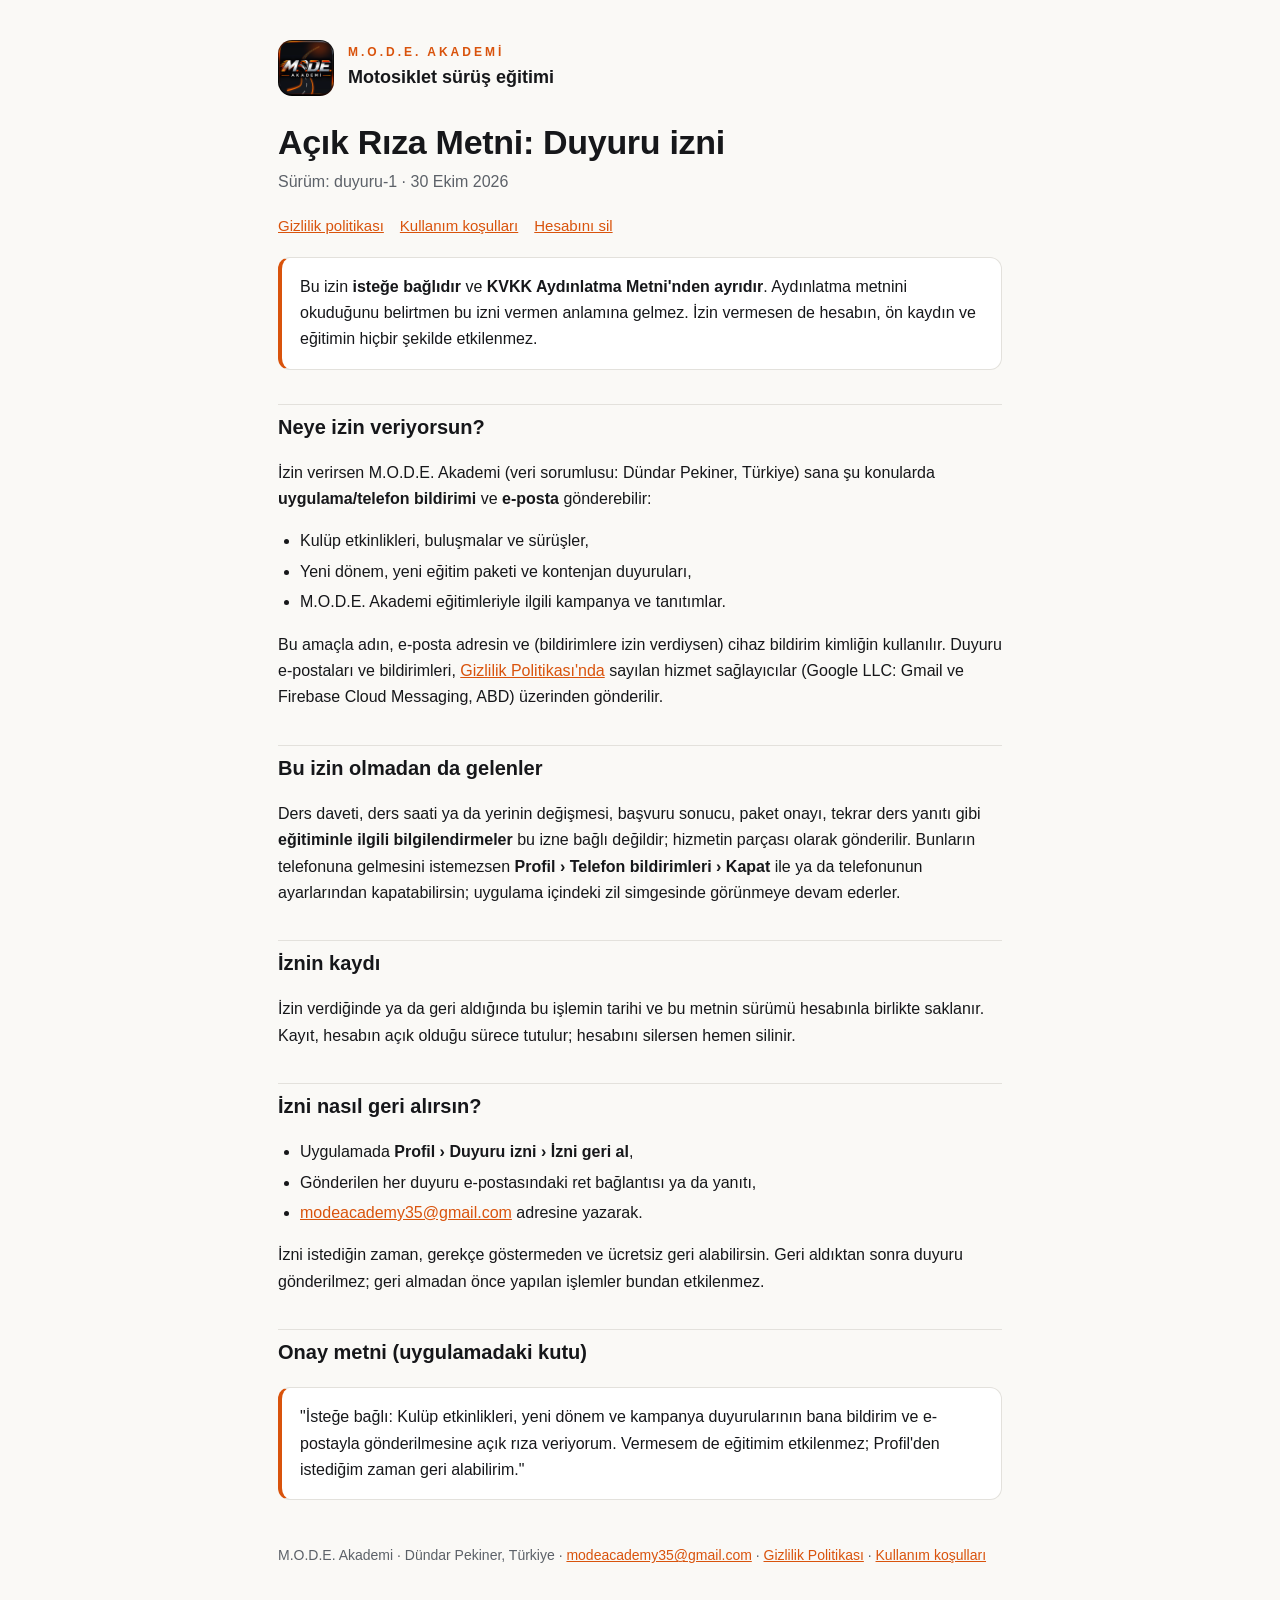
<file: acik-riza.html>
<!doctype html>
<!-- AVUKAT ONAYI BEKLİYOR — taslak 2026-10-30. Açık rıza metni (KVKK m.5/1, m.3/1-a) ve ticari elektronik ileti onayı (6563 s.K. m.6, Ticari İletişim ve Ticari Elektronik İletiler Hakkında Yönetmelik). Duyuru/kampanya iletisi gönderilmeye başlanmadan önce İYS (İleti Yönetim Sistemi) kaydı ve onayların İYS'ye aktarılması gerekip gerekmediği avukatla netleştirilmeli. Metin sürümü uygulamada RIZA_V sabitiyle kaydedilir. -->
<html lang="tr">
<head>
<meta charset="utf-8">
<meta name="viewport" content="width=device-width,initial-scale=1">
<title>Açık Rıza Metni · M.O.D.E. Akademi</title>
<meta name="description" content="M.O.D.E. Akademi uygulamasında isteğe bağlı duyuru izni için açık rıza ve ticari elektronik ileti onayı metni.">
<link rel="stylesheet" href="stil.css">
<link rel="icon" href="logo.png">
</head>
<body><div class="w">
<header><img src="logo.png" alt="M.O.D.E. Akademi logosu"><div><div class="k">M.O.D.E. Akademi</div><div class="t">Motosiklet sürüş eğitimi</div></div></header>

<h1>Açık Rıza Metni: Duyuru izni</h1>
<div class="mu">Sürüm: duyuru-1 · 30 Ekim 2026</div>
<nav><a href="./">Gizlilik politikası</a><a href="kullanim-kosullari.html">Kullanım koşulları</a><a href="hesap-silme.html">Hesabını sil</a></nav>

<div class="box">Bu izin <b>isteğe bağlıdır</b> ve <b>KVKK Aydınlatma Metni'nden ayrıdır</b>. Aydınlatma metnini okuduğunu belirtmen bu izni vermen anlamına gelmez. İzin vermesen de hesabın, ön kaydın ve eğitimin hiçbir şekilde etkilenmez.</div>

<h2>Neye izin veriyorsun?</h2>
<p>İzin verirsen M.O.D.E. Akademi (veri sorumlusu: Dündar Pekiner, Türkiye) sana şu konularda <b>uygulama/telefon bildirimi</b> ve <b>e-posta</b> gönderebilir:</p>
<ul>
<li>Kulüp etkinlikleri, buluşmalar ve sürüşler,</li>
<li>Yeni dönem, yeni eğitim paketi ve kontenjan duyuruları,</li>
<li>M.O.D.E. Akademi eğitimleriyle ilgili kampanya ve tanıtımlar.</li>
</ul>
<p>Bu amaçla adın, e-posta adresin ve (bildirimlere izin verdiysen) cihaz bildirim kimliğin kullanılır. Duyuru e-postaları ve bildirimleri, <a href="./#aktarim">Gizlilik Politikası'nda</a> sayılan hizmet sağlayıcılar (Google LLC: Gmail ve Firebase Cloud Messaging, ABD) üzerinden gönderilir.</p>

<h2>Bu izin olmadan da gelenler</h2>
<p>Ders daveti, ders saati ya da yerinin değişmesi, başvuru sonucu, paket onayı, tekrar ders yanıtı gibi <b>eğitiminle ilgili bilgilendirmeler</b> bu izne bağlı değildir; hizmetin parçası olarak gönderilir. Bunların telefonuna gelmesini istemezsen <b>Profil › Telefon bildirimleri › Kapat</b> ile ya da telefonunun ayarlarından kapatabilirsin; uygulama içindeki zil simgesinde görünmeye devam ederler.</p>

<h2>İznin kaydı</h2>
<p>İzin verdiğinde ya da geri aldığında bu işlemin tarihi ve bu metnin sürümü hesabınla birlikte saklanır. Kayıt, hesabın açık olduğu sürece tutulur; hesabını silersen hemen silinir.</p>

<h2>İzni nasıl geri alırsın?</h2>
<ul>
<li>Uygulamada <b>Profil › Duyuru izni › İzni geri al</b>,</li>
<li>Gönderilen her duyuru e-postasındaki ret bağlantısı ya da yanıtı,</li>
<li><a href="mailto:modeacademy35@gmail.com?subject=Duyuru%20iznini%20geri%20al%C4%B1yorum">modeacademy35@gmail.com</a> adresine yazarak.</li>
</ul>
<p>İzni istediğin zaman, gerekçe göstermeden ve ücretsiz geri alabilirsin. Geri aldıktan sonra duyuru gönderilmez; geri almadan önce yapılan işlemler bundan etkilenmez.</p>

<h2>Onay metni (uygulamadaki kutu)</h2>
<div class="box">"İsteğe bağlı: Kulüp etkinlikleri, yeni dönem ve kampanya duyurularının bana bildirim ve e-postayla gönderilmesine açık rıza veriyorum. Vermesem de eğitimim etkilenmez; Profil'den istediğim zaman geri alabilirim."</div>

<footer>M.O.D.E. Akademi · Dündar Pekiner, Türkiye · <a href="mailto:modeacademy35@gmail.com">modeacademy35@gmail.com</a> · <a href="./">Gizlilik Politikası</a> · <a href="kullanim-kosullari.html">Kullanım koşulları</a></footer>
</div></body>
</html>
</file>
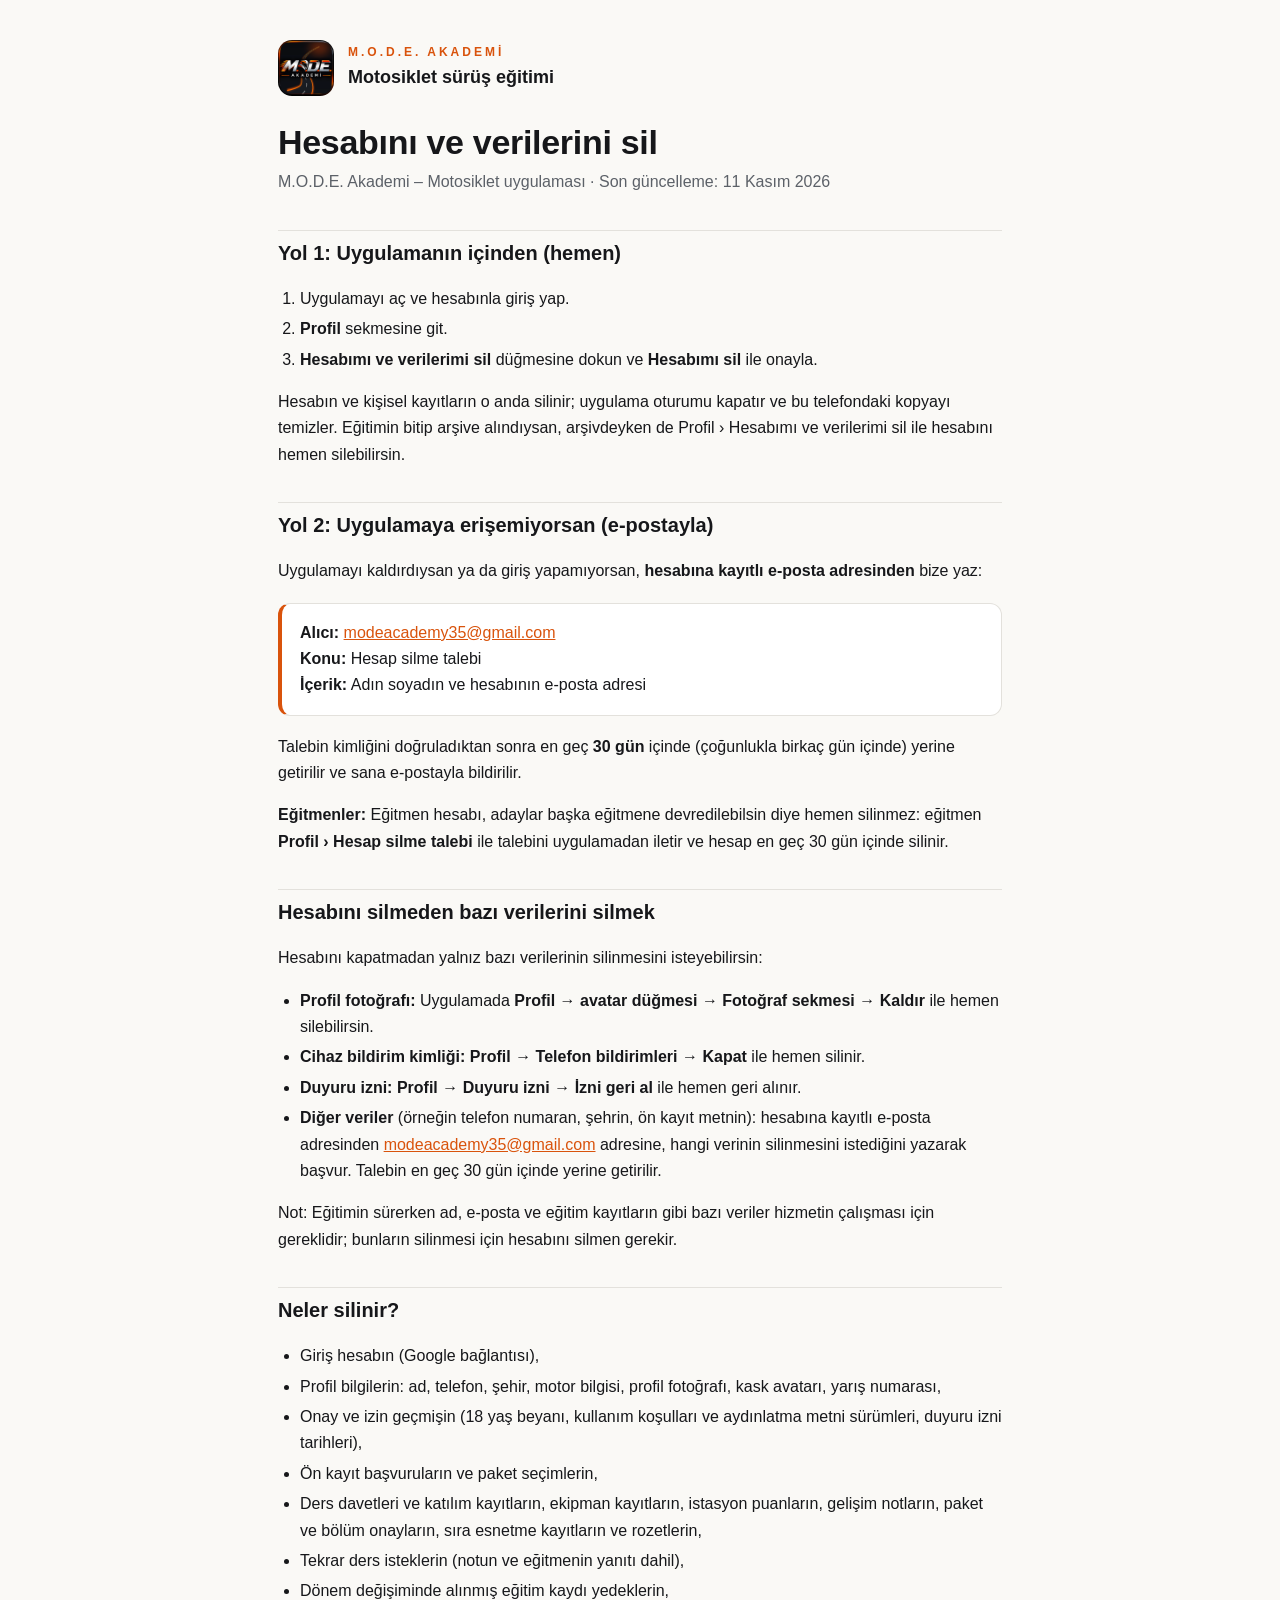
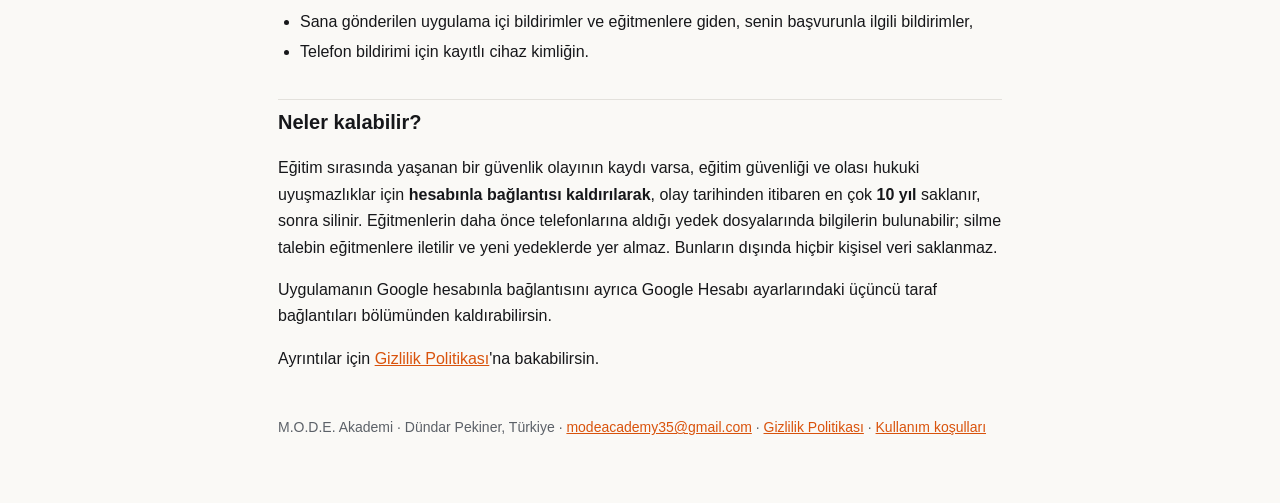
<file: hesap-silme.html>
<!doctype html>
<!-- AVUKAT ONAYI BEKLİYOR — taslak 2026-10-30 (mevzuat denetimi düzeltmeleri: silinen/kalan kayıtlar koda göre düzeltildi). -->
<html lang="tr">
<head>
<meta charset="utf-8">
<meta name="viewport" content="width=device-width,initial-scale=1">
<title>Hesap Silme · M.O.D.E. Akademi</title>
<meta name="description" content="M.O.D.E. Akademi uygulamasındaki hesabını ve kişisel verilerini nasıl silebileceğin.">
<link rel="stylesheet" href="stil.css">
<link rel="icon" href="logo.png">
</head>
<body><div class="w">
<header><img src="logo.png" alt="M.O.D.E. Akademi logosu"><div><div class="k">M.O.D.E. Akademi</div><div class="t">Motosiklet sürüş eğitimi</div></div></header>

<h1>Hesabını ve verilerini sil</h1>
<div class="mu">M.O.D.E. Akademi – Motosiklet uygulaması · Son güncelleme: 11 Kasım 2026</div>

<h2>Yol 1: Uygulamanın içinden (hemen)</h2>
<ol>
<li>Uygulamayı aç ve hesabınla giriş yap.</li>
<li><b>Profil</b> sekmesine git.</li>
<li><b>Hesabımı ve verilerimi sil</b> düğmesine dokun ve <b>Hesabımı sil</b> ile onayla.</li>
</ol>
<p>Hesabın ve kişisel kayıtların o anda silinir; uygulama oturumu kapatır ve bu telefondaki kopyayı temizler. Eğitimin bitip arşive alındıysan, arşivdeyken de Profil › Hesabımı ve verilerimi sil ile hesabını hemen silebilirsin.</p>

<h2>Yol 2: Uygulamaya erişemiyorsan (e-postayla)</h2>
<p>Uygulamayı kaldırdıysan ya da giriş yapamıyorsan, <b>hesabına kayıtlı e-posta adresinden</b> bize yaz:</p>
<div class="box"><b>Alıcı:</b> <a href="mailto:modeacademy35@gmail.com?subject=Hesap%20silme%20talebi&body=Merhaba%2C%0A%0AM.O.D.E.%20Akademi%20uygulamas%C4%B1ndaki%20hesab%C4%B1m%C4%B1n%20ve%20ki%C5%9Fisel%20verilerimin%20silinmesini%20istiyorum.%0A%0AAd%20soyad%3A%20%0AHesap%20e-postas%C4%B1%3A%20">modeacademy35@gmail.com</a><br><b>Konu:</b> Hesap silme talebi<br><b>İçerik:</b> Adın soyadın ve hesabının e-posta adresi</div>
<p>Talebin kimliğini doğruladıktan sonra en geç <b>30 gün</b> içinde (çoğunlukla birkaç gün içinde) yerine getirilir ve sana e-postayla bildirilir.</p>
<p><b>Eğitmenler:</b> Eğitmen hesabı, adaylar başka eğitmene devredilebilsin diye hemen silinmez: eğitmen <b>Profil › Hesap silme talebi</b> ile talebini uygulamadan iletir ve hesap en geç 30 gün içinde silinir.</p>

<h2 id="kismi-silme">Hesabını silmeden bazı verilerini silmek</h2>
<p>Hesabını kapatmadan yalnız bazı verilerinin silinmesini isteyebilirsin:</p>
<ul>
<li><b>Profil fotoğrafı:</b> Uygulamada <b>Profil → avatar düğmesi → Fotoğraf sekmesi → Kaldır</b> ile hemen silebilirsin.</li>
<li><b>Cihaz bildirim kimliği:</b> <b>Profil → Telefon bildirimleri → Kapat</b> ile hemen silinir.</li>
<li><b>Duyuru izni:</b> <b>Profil → Duyuru izni → İzni geri al</b> ile hemen geri alınır.</li>
<li><b>Diğer veriler</b> (örneğin telefon numaran, şehrin, ön kayıt metnin): hesabına kayıtlı e-posta adresinden <a href="mailto:modeacademy35@gmail.com?subject=Veri%20silme%20talebi">modeacademy35@gmail.com</a> adresine, hangi verinin silinmesini istediğini yazarak başvur. Talebin en geç 30 gün içinde yerine getirilir.</li>
</ul>
<p>Not: Eğitimin sürerken ad, e-posta ve eğitim kayıtların gibi bazı veriler hizmetin çalışması için gereklidir; bunların silinmesi için hesabını silmen gerekir.</p>

<h2>Neler silinir?</h2>
<ul>
<li>Giriş hesabın (Google bağlantısı),</li>
<li>Profil bilgilerin: ad, telefon, şehir, motor bilgisi, profil fotoğrafı, kask avatarı, yarış numarası,</li>
<li>Onay ve izin geçmişin (18 yaş beyanı, kullanım koşulları ve aydınlatma metni sürümleri, duyuru izni tarihleri),</li>
<li>Ön kayıt başvuruların ve paket seçimlerin,</li>
<li>Ders davetleri ve katılım kayıtların, ekipman kayıtların, istasyon puanların, gelişim notların, paket ve bölüm onayların, sıra esnetme kayıtların ve rozetlerin,</li>
<li>Tekrar ders isteklerin (notun ve eğitmenin yanıtı dahil),</li>
<li>Dönem değişiminde alınmış eğitim kaydı yedeklerin,</li>
<li>Sana gönderilen uygulama içi bildirimler ve eğitmenlere giden, senin başvurunla ilgili bildirimler,</li>
<li>Telefon bildirimi için kayıtlı cihaz kimliğin.</li>
</ul>

<h2>Neler kalabilir?</h2>
<p>Eğitim sırasında yaşanan bir güvenlik olayının kaydı varsa, eğitim güvenliği ve olası hukuki uyuşmazlıklar için <b>hesabınla bağlantısı kaldırılarak</b>, olay tarihinden itibaren en çok <b>10 yıl</b> saklanır, sonra silinir. Eğitmenlerin daha önce telefonlarına aldığı yedek dosyalarında bilgilerin bulunabilir; silme talebin eğitmenlere iletilir ve yeni yedeklerde yer almaz. Bunların dışında hiçbir kişisel veri saklanmaz.</p>
<p>Uygulamanın Google hesabınla bağlantısını ayrıca Google Hesabı ayarlarındaki üçüncü taraf bağlantıları bölümünden kaldırabilirsin.</p>

<p>Ayrıntılar için <a href="./">Gizlilik Politikası</a>'na bakabilirsin.</p>

<footer>M.O.D.E. Akademi · Dündar Pekiner, Türkiye · <a href="mailto:modeacademy35@gmail.com">modeacademy35@gmail.com</a> · <a href="./">Gizlilik Politikası</a> · <a href="kullanim-kosullari.html">Kullanım koşulları</a></footer>
</div></body>
</html>
</file>
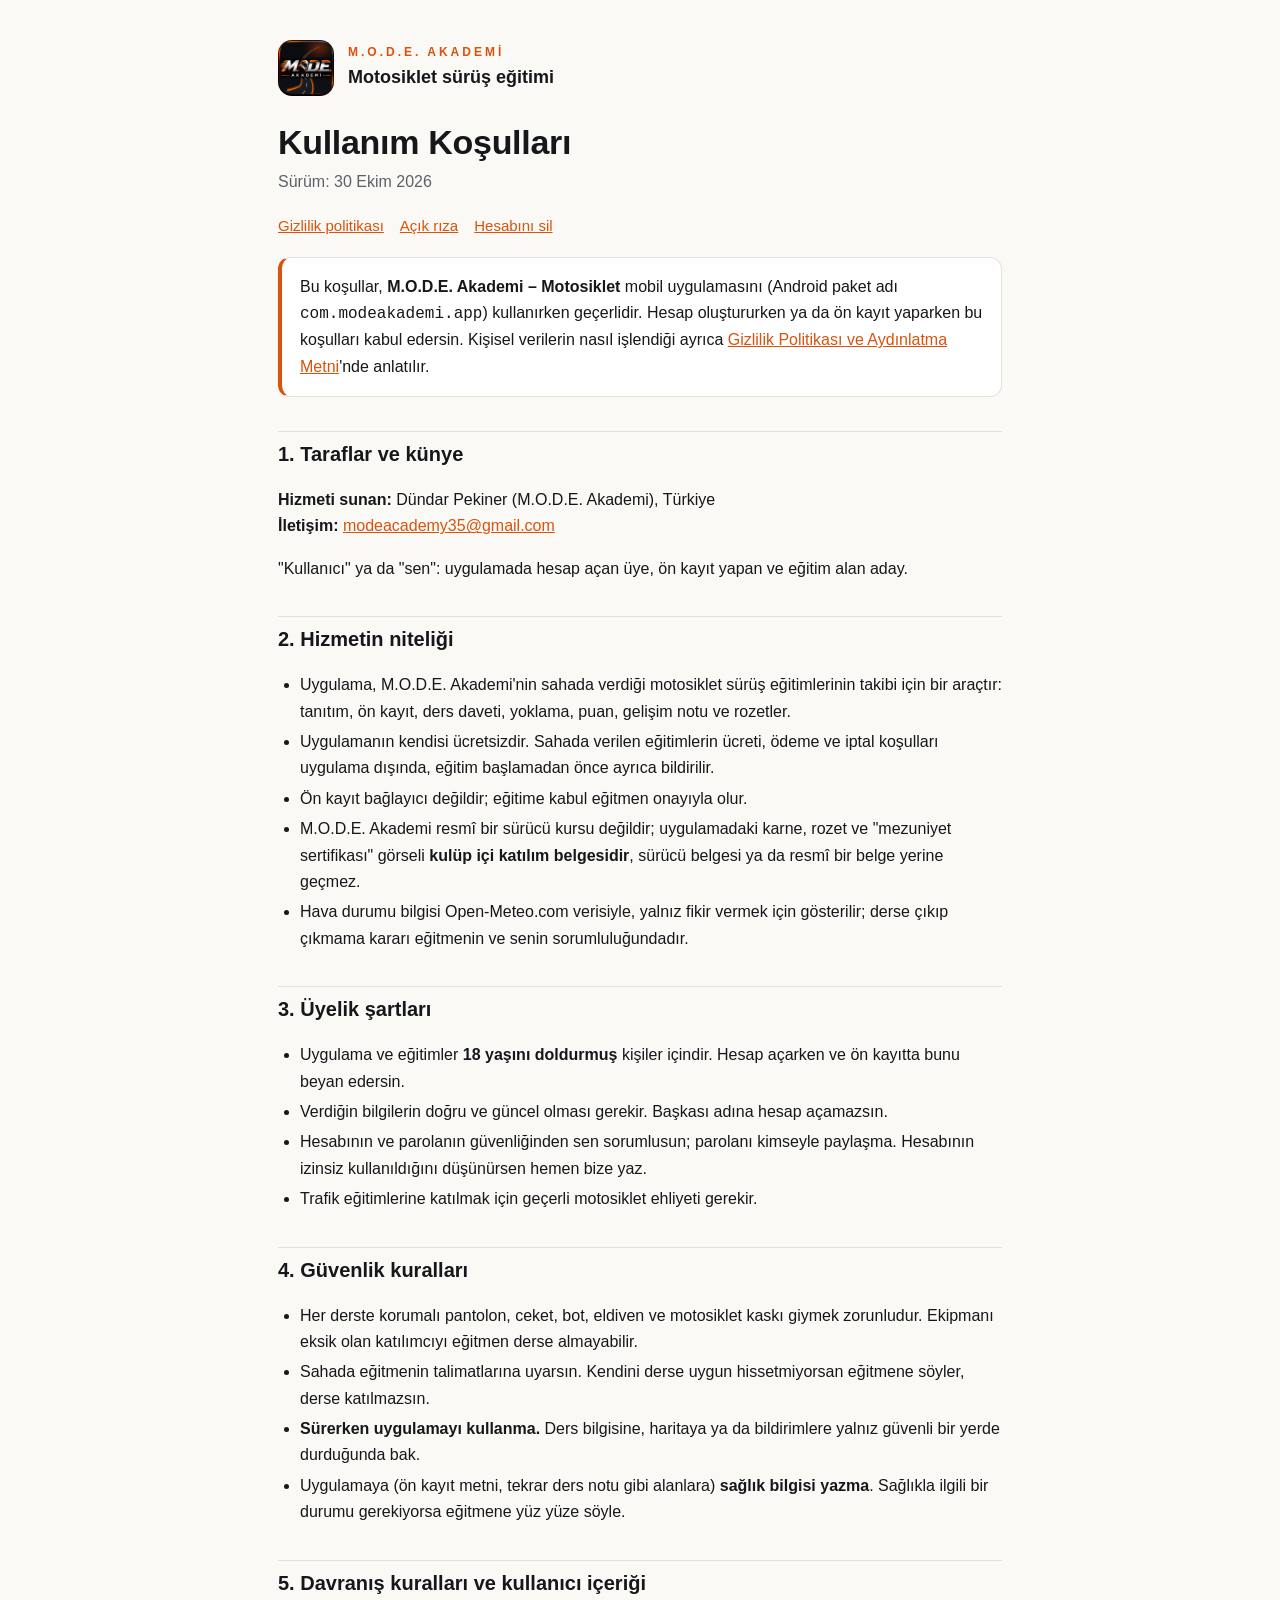
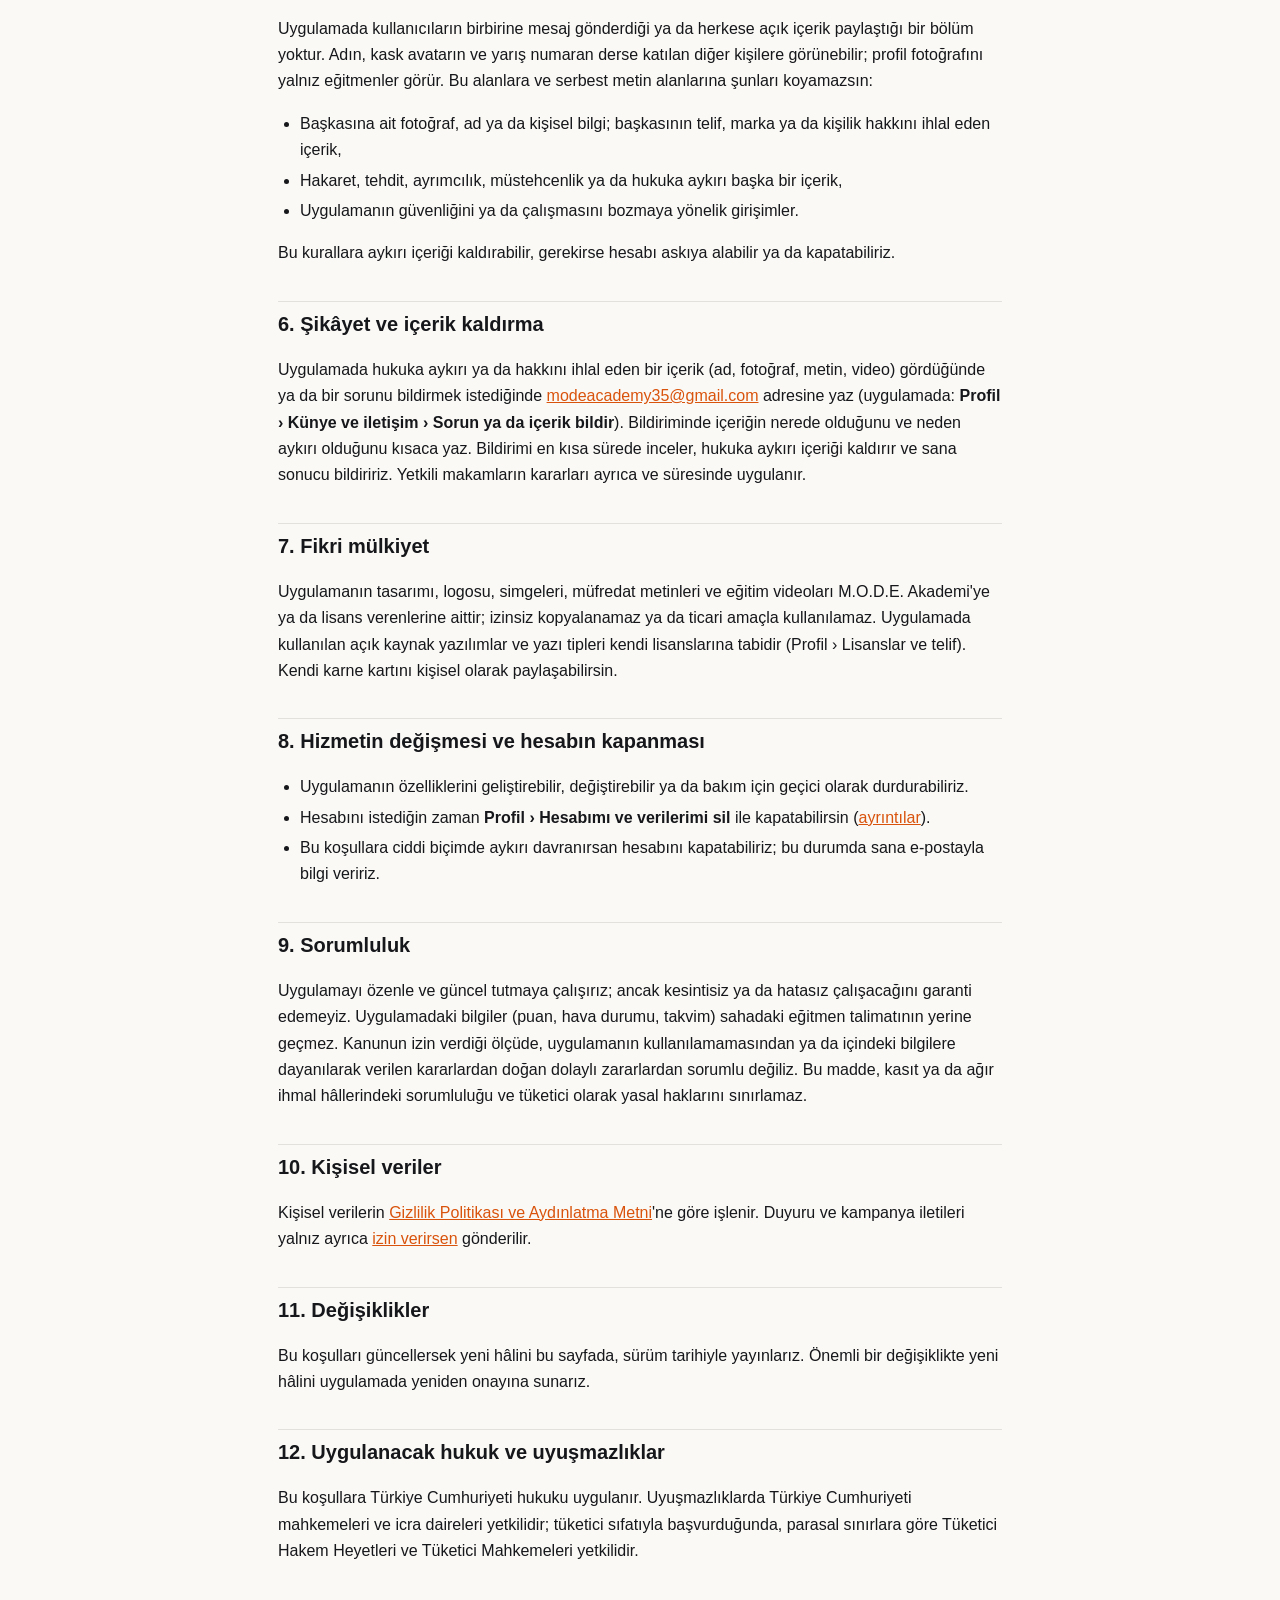
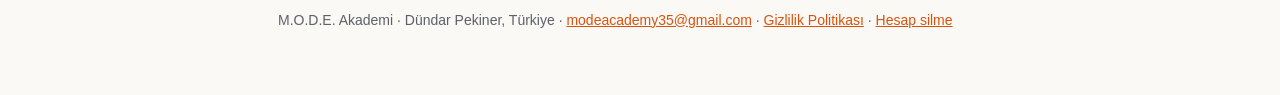
<file: kullanim-kosullari.html>
<!doctype html>
<!-- AVUKAT ONAYI BEKLİYOR — taslak 2026-10-30. Standart kullanım koşulları taslağı (mevzuat denetimi düzeltme #4). Sorumluluk sınırı, ücret/cayma, yetkili mahkeme ve "mezuniyet sertifikası" ifadesi avukatla netleştirilmeli. -->
<html lang="tr">
<head>
<meta charset="utf-8">
<meta name="viewport" content="width=device-width,initial-scale=1">
<title>Kullanım Koşulları · M.O.D.E. Akademi</title>
<meta name="description" content="M.O.D.E. Akademi motosiklet sürüş eğitimi uygulamasının kullanım koşulları.">
<link rel="stylesheet" href="stil.css">
<link rel="icon" href="logo.png">
</head>
<body><div class="w">
<header><img src="logo.png" alt="M.O.D.E. Akademi logosu"><div><div class="k">M.O.D.E. Akademi</div><div class="t">Motosiklet sürüş eğitimi</div></div></header>

<h1>Kullanım Koşulları</h1>
<div class="mu">Sürüm: 30 Ekim 2026</div>
<nav><a href="./">Gizlilik politikası</a><a href="acik-riza.html">Açık rıza</a><a href="hesap-silme.html">Hesabını sil</a></nav>

<div class="box">Bu koşullar, <b>M.O.D.E. Akademi – Motosiklet</b> mobil uygulamasını (Android paket adı <code>com.modeakademi.app</code>) kullanırken geçerlidir. Hesap oluştururken ya da ön kayıt yaparken bu koşulları kabul edersin. Kişisel verilerin nasıl işlendiği ayrıca <a href="./">Gizlilik Politikası ve Aydınlatma Metni</a>'nde anlatılır.</div>

<h2>1. Taraflar ve künye</h2>
<p><b>Hizmeti sunan:</b> Dündar Pekiner (M.O.D.E. Akademi), Türkiye<br>
<b>İletişim:</b> <a href="mailto:modeacademy35@gmail.com">modeacademy35@gmail.com</a></p>
<p>"Kullanıcı" ya da "sen": uygulamada hesap açan üye, ön kayıt yapan ve eğitim alan aday.</p>

<h2>2. Hizmetin niteliği</h2>
<ul>
<li>Uygulama, M.O.D.E. Akademi'nin sahada verdiği motosiklet sürüş eğitimlerinin takibi için bir araçtır: tanıtım, ön kayıt, ders daveti, yoklama, puan, gelişim notu ve rozetler.</li>
<li>Uygulamanın kendisi ücretsizdir. Sahada verilen eğitimlerin ücreti, ödeme ve iptal koşulları uygulama dışında, eğitim başlamadan önce ayrıca bildirilir.</li>
<li>Ön kayıt bağlayıcı değildir; eğitime kabul eğitmen onayıyla olur.</li>
<li>M.O.D.E. Akademi resmî bir sürücü kursu değildir; uygulamadaki karne, rozet ve "mezuniyet sertifikası" görseli <b>kulüp içi katılım belgesidir</b>, sürücü belgesi ya da resmî bir belge yerine geçmez.</li>
<li>Hava durumu bilgisi Open-Meteo.com verisiyle, yalnız fikir vermek için gösterilir; derse çıkıp çıkmama kararı eğitmenin ve senin sorumluluğundadır.</li>
</ul>

<h2>3. Üyelik şartları</h2>
<ul>
<li>Uygulama ve eğitimler <b>18 yaşını doldurmuş</b> kişiler içindir. Hesap açarken ve ön kayıtta bunu beyan edersin.</li>
<li>Verdiğin bilgilerin doğru ve güncel olması gerekir. Başkası adına hesap açamazsın.</li>
<li>Hesabının ve parolanın güvenliğinden sen sorumlusun; parolanı kimseyle paylaşma. Hesabının izinsiz kullanıldığını düşünürsen hemen bize yaz.</li>
<li>Trafik eğitimlerine katılmak için geçerli motosiklet ehliyeti gerekir.</li>
</ul>

<h2>4. Güvenlik kuralları</h2>
<ul>
<li>Her derste korumalı pantolon, ceket, bot, eldiven ve motosiklet kaskı giymek zorunludur. Ekipmanı eksik olan katılımcıyı eğitmen derse almayabilir.</li>
<li>Sahada eğitmenin talimatlarına uyarsın. Kendini derse uygun hissetmiyorsan eğitmene söyler, derse katılmazsın.</li>
<li><b>Sürerken uygulamayı kullanma.</b> Ders bilgisine, haritaya ya da bildirimlere yalnız güvenli bir yerde durduğunda bak.</li>
<li>Uygulamaya (ön kayıt metni, tekrar ders notu gibi alanlara) <b>sağlık bilgisi yazma</b>. Sağlıkla ilgili bir durumu gerekiyorsa eğitmene yüz yüze söyle.</li>
</ul>

<h2>5. Davranış kuralları ve kullanıcı içeriği</h2>
<p>Uygulamada kullanıcıların birbirine mesaj gönderdiği ya da herkese açık içerik paylaştığı bir bölüm yoktur. Adın, kask avatarın ve yarış numaran derse katılan diğer kişilere görünebilir; profil fotoğrafını yalnız eğitmenler görür. Bu alanlara ve serbest metin alanlarına şunları koyamazsın:</p>
<ul>
<li>Başkasına ait fotoğraf, ad ya da kişisel bilgi; başkasının telif, marka ya da kişilik hakkını ihlal eden içerik,</li>
<li>Hakaret, tehdit, ayrımcılık, müstehcenlik ya da hukuka aykırı başka bir içerik,</li>
<li>Uygulamanın güvenliğini ya da çalışmasını bozmaya yönelik girişimler.</li>
</ul>
<p>Bu kurallara aykırı içeriği kaldırabilir, gerekirse hesabı askıya alabilir ya da kapatabiliriz.</p>

<h2>6. Şikâyet ve içerik kaldırma</h2>
<p>Uygulamada hukuka aykırı ya da hakkını ihlal eden bir içerik (ad, fotoğraf, metin, video) gördüğünde ya da bir sorunu bildirmek istediğinde <a href="mailto:modeacademy35@gmail.com?subject=%C4%B0%C3%A7erik%20%C5%9Fikayeti%20%2F%20sorun%20bildirimi">modeacademy35@gmail.com</a> adresine yaz (uygulamada: <b>Profil › Künye ve iletişim › Sorun ya da içerik bildir</b>). Bildiriminde içeriğin nerede olduğunu ve neden aykırı olduğunu kısaca yaz. Bildirimi en kısa sürede inceler, hukuka aykırı içeriği kaldırır ve sana sonucu bildiririz. Yetkili makamların kararları ayrıca ve süresinde uygulanır.</p>

<h2>7. Fikri mülkiyet</h2>
<p>Uygulamanın tasarımı, logosu, simgeleri, müfredat metinleri ve eğitim videoları M.O.D.E. Akademi'ye ya da lisans verenlerine aittir; izinsiz kopyalanamaz ya da ticari amaçla kullanılamaz. Uygulamada kullanılan açık kaynak yazılımlar ve yazı tipleri kendi lisanslarına tabidir (Profil › Lisanslar ve telif). Kendi karne kartını kişisel olarak paylaşabilirsin.</p>

<h2>8. Hizmetin değişmesi ve hesabın kapanması</h2>
<ul>
<li>Uygulamanın özelliklerini geliştirebilir, değiştirebilir ya da bakım için geçici olarak durdurabiliriz.</li>
<li>Hesabını istediğin zaman <b>Profil › Hesabımı ve verilerimi sil</b> ile kapatabilirsin (<a href="hesap-silme.html">ayrıntılar</a>).</li>
<li>Bu koşullara ciddi biçimde aykırı davranırsan hesabını kapatabiliriz; bu durumda sana e-postayla bilgi veririz.</li>
</ul>

<h2>9. Sorumluluk</h2>
<p>Uygulamayı özenle ve güncel tutmaya çalışırız; ancak kesintisiz ya da hatasız çalışacağını garanti edemeyiz. Uygulamadaki bilgiler (puan, hava durumu, takvim) sahadaki eğitmen talimatının yerine geçmez. Kanunun izin verdiği ölçüde, uygulamanın kullanılamamasından ya da içindeki bilgilere dayanılarak verilen kararlardan doğan dolaylı zararlardan sorumlu değiliz. Bu madde, kasıt ya da ağır ihmal hâllerindeki sorumluluğu ve tüketici olarak yasal haklarını sınırlamaz.</p>

<h2>10. Kişisel veriler</h2>
<p>Kişisel verilerin <a href="./">Gizlilik Politikası ve Aydınlatma Metni</a>'ne göre işlenir. Duyuru ve kampanya iletileri yalnız ayrıca <a href="acik-riza.html">izin verirsen</a> gönderilir.</p>

<h2>11. Değişiklikler</h2>
<p>Bu koşulları güncellersek yeni hâlini bu sayfada, sürüm tarihiyle yayınlarız. Önemli bir değişiklikte yeni hâlini uygulamada yeniden onayına sunarız.</p>

<h2>12. Uygulanacak hukuk ve uyuşmazlıklar</h2>
<p>Bu koşullara Türkiye Cumhuriyeti hukuku uygulanır. Uyuşmazlıklarda Türkiye Cumhuriyeti mahkemeleri ve icra daireleri yetkilidir; tüketici sıfatıyla başvurduğunda, parasal sınırlara göre Tüketici Hakem Heyetleri ve Tüketici Mahkemeleri yetkilidir.</p>
<!-- AVUKAT: yetkili mahkeme (ör. İzmir) ve tüketici mevzuatı uygulaması; eğitim ücreti uygulamaya girerse mesafeli satış / ön bilgilendirme / cayma koşulları ayrıca eklenmeli. -->

<footer>M.O.D.E. Akademi · Dündar Pekiner, Türkiye · <a href="mailto:modeacademy35@gmail.com">modeacademy35@gmail.com</a> · <a href="./">Gizlilik Politikası</a> · <a href="hesap-silme.html">Hesap silme</a></footer>
</div></body>
</html>
</file>
<file: stil.css>
:root{--bg:#0F1012;--sf:#181A1D;--ln:#2C3035;--tx:#F4F3EF;--mu:#A0A5AB;--ac:#FF6B1A}
@media (prefers-color-scheme:light){:root{--bg:#FAF9F6;--sf:#FFFFFF;--ln:#E3E1DC;--tx:#16171A;--mu:#5C6168;--ac:#D9530C}}
*{box-sizing:border-box}
html{-webkit-text-size-adjust:100%}
body{margin:0;background:var(--bg);color:var(--tx);font:16px/1.65 -apple-system,'Segoe UI',Roboto,'Helvetica Neue',Arial,sans-serif}
.w{max-width:760px;margin:0 auto;padding:40px 18px 64px}
header{display:flex;align-items:center;gap:14px;margin-bottom:28px}
header img{width:56px;height:56px;border-radius:14px}
header .k{font-size:12px;font-weight:700;letter-spacing:3px;text-transform:uppercase;color:var(--ac)}
header .t{font-weight:700;font-size:18px}
h1{font-size:34px;line-height:1.1;margin:0 0 8px;letter-spacing:-.3px}
h2{font-size:20px;margin:34px 0 10px;padding-top:6px;border-top:1px solid var(--ln)}
.mu{color:var(--mu)}
.box{background:var(--sf);border:1px solid var(--ln);border-left:4px solid var(--ac);border-radius:12px;padding:16px 18px;margin:18px 0}
table{width:100%;border-collapse:collapse;margin:10px 0;font-size:15px}
th,td{text-align:left;vertical-align:top;padding:10px 8px;border-bottom:1px solid var(--ln)}
th{color:var(--mu);font-weight:600;font-size:13px}
a{color:var(--ac)}
ul,ol{padding-left:22px}li{margin:4px 0}
nav{display:flex;gap:16px;flex-wrap:wrap;margin:18px 0 0;font-size:15px}
footer{margin-top:44px;font-size:14px;color:var(--mu)}
@media (max-width:560px){table,thead,tbody,tr,th,td{display:block}thead{display:none}tr{border-bottom:1px solid var(--ln);padding:8px 0}td{border:0;padding:3px 0}td:first-child{font-weight:700}}
</file>
